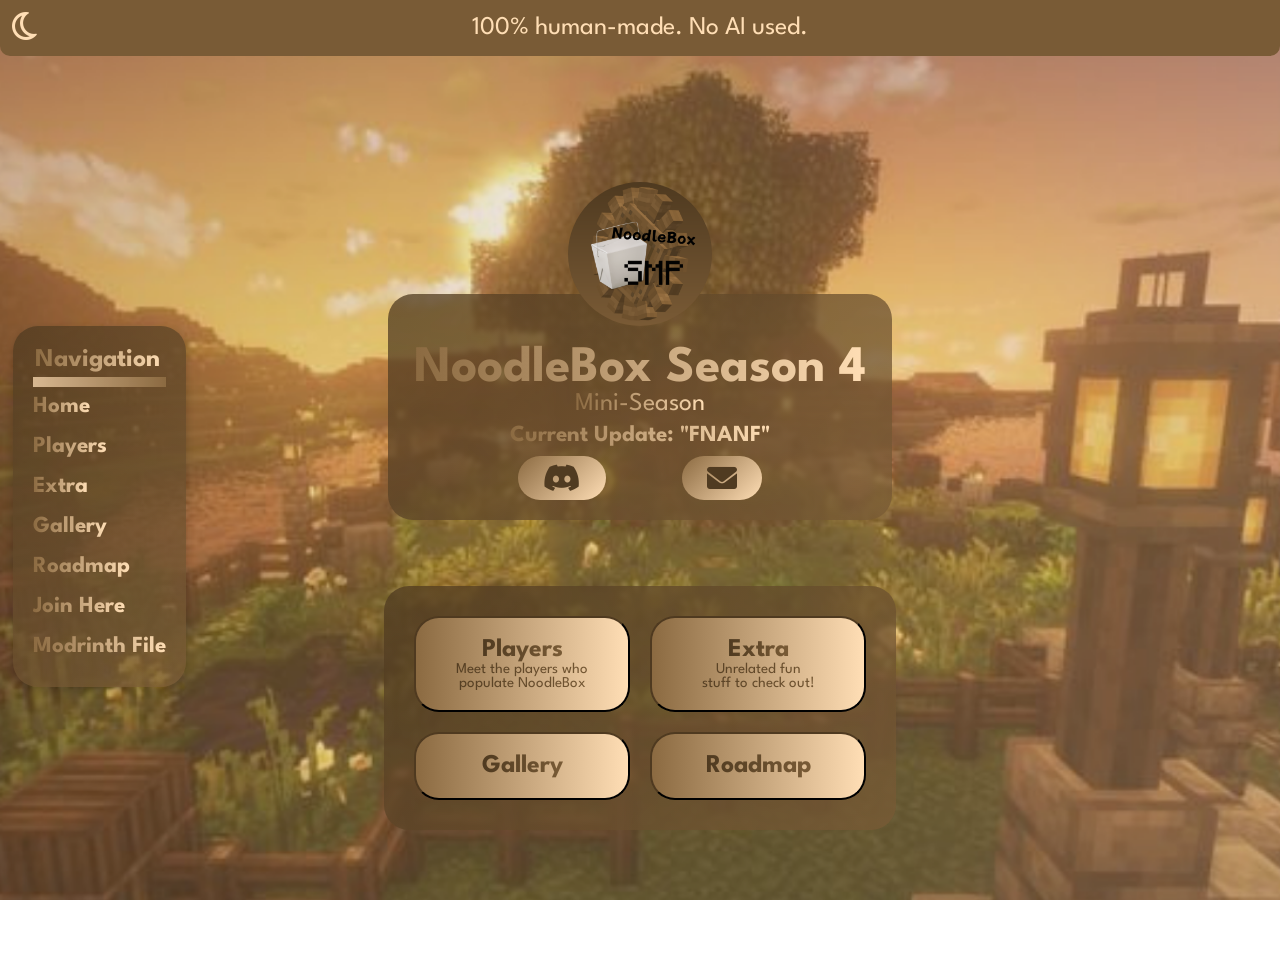
<file: index.html>
<!doctype html>
<html lang="en">
  <head>
    <meta charset="UTF-8" />
    <meta
      name="keywords"
      content="Minecraft, Server, Homepage, NoodleBox, Season 4, NBS4, SMP"
    />
    <meta name="author" content="ShortBoiAidz, Aiden Thorpe" />
    <meta name="viewport" content="width=device-width, initial-scale=1" />
    <meta
      name="copyright"
      content="Copyright 2026 Aiden Thorpe, SunnySomething. All rights reserved."
    />
    <meta
      name="description"
      content="Find information about the NoodleBox SMP!"
    />

    <meta property="og:title" content="NoodleBox SMP | Homepage" />
    <meta
      property="og:description"
      content="Official website for the NoodleBox SMP"
    />
    <meta property="og:image" content="/images/noodleboxLogo_noBG.png" />
    <meta property="og:url" content="https://noodlebox.cc" />

    <title>NoodleBox SMP | Homepage</title>

    <link
      rel="icon"
      type="image/x-icon"
      href="/images/noodleboxLogo_noBG.png"
    />

    <link rel="preconnect" href="https://fonts.googleapis.com" />
    <link rel="preconnect" href="https://fonts.gstatic.com" crossorigin />
    <link
      href="https://fonts.googleapis.com/css2?family=League+Spartan:wght@100..900&display=swap"
      rel="stylesheet"
    />

    <link
      rel="stylesheet"
      href="https://cdnjs.cloudflare.com/ajax/libs/font-awesome/6.0.0/css/all.min.css"
      integrity="sha512-9usAa10IRO0HhonpyAIVpjrylPvoDwiPUiKdWk5t3PyolY1cOd4DSE0Ga+ri4AuTroPR5aQvXU9xC6qOPnzFeg=="
      crossorigin="anonymous"
      referrerpolicy="no-referrer"
    />
    <link
      rel="stylesheet"
      href="https://cdnjs.cloudflare.com/ajax/libs/font-awesome/4.7.0/css/font-awesome.min.css"
    />

    <link rel="stylesheet" href="styles/base.css" />
    <link rel="stylesheet" href="styles/layout.css" />
    <link rel="stylesheet" href="styles/components.css" />
    <link rel="stylesheet" href="styles/animations.css" />
    <link rel="stylesheet" href="styles/responsive.css" />
    <link rel="stylesheet" href="styles/other.css" />

    <script src="https://cdnjs.cloudflare.com/ajax/libs/jquery/3.5.1/jquery.min.js"></script>
    <script src="scripts/loader.js"></script>
    <script src="scripts/ip.js"></script>
    <script src="scripts/themes.js"></script>
    <script src="scripts/ipban.js"></script>
    <script src="https://ajax.googleapis.com/ajax/libs/jquery/3.2.1/jquery.min.js"></script>

    <link rel="canonical" href="https://noodlebox.cc" />
  </head>

  <body>
    <!-- Loading Screen -->
    <div class="loading-screen">
      <div class="loading">
        <span></span>
        <span></span>
        <span></span>
        <span></span>
      </div>
    </div>

    <header>
      <sub>100% human-made. No AI used.</sub>
    </header>

    <div class="homepageContainer">
      <nav>
        <ul class="sidebar">
          <i class="fa-regular fa-rectangle-xmark" onclick="closeSidebar()"></i>
          <li>
            <a href="index.html" class="navLink"
              ><h4 class="active">Home</h4></a
            >
          </li>
          <li>
            <a href="players.html" class="navLink"><h4>Players</h4></a>
          </li>
          <li>
            <a href="extra.html" class="navLink"><h4>Extra</h4></a>
          </li>
          <li>
            <a href="gallery.html" class="navLink"><h4>Gallery</h4></a>
          </li>
          <li>
            <a href="roadmap.html" class="navLink"><h4>Roadmap</h4></a>
          </li>
          <li>
            <a href="https://discord.gg/k8M3CMXGmx" class="navLink"
              ><h4>Join Here</h4></a
            >
          </li>
          <li>
            <a href="fiveNightsAtNoodlefrights.mrpack" class="navLink" download
              ><h4>Modrinth File</h4></a
            >
          </li>
        </ul>

        <ul class="mainNav">
          <h3 class="navHeader gradient-text">Navigation</h3>
          <div class="navDivider"></div>
          <li>
            <a
              href="index.html"
              class="gradient-text navLink active availableButton"
              ><h4>Home</h4></a
            >
          </li>
          <li>
            <a href="players.html" class="gradient-text navLink availableButton"
              ><h4>Players</h4></a
            >
          </li>
          <li>
            <a href="extra.html" class="gradient-text navLink availableButton"
              ><h4>Extra</h4></a
            >
          </li>
          <li>
            <a href="gallery.html" class="gradient-text navLink availableButton"
              ><h4>Gallery</h4></a
            >
          </li>
          <li>
            <a href="roadmap.html" class="gradient-text navLink availableButton"
              ><h4>Roadmap</h4></a
            >
          </li>
          <li>
            <a
              href="https://discord.gg/k8M3CMXGmx"
              class="gradient-text navLink availableButton"
              ><h4>Join Here</h4></a
            >
          </li>
          <li>
            <a
              href="fiveNightsAtNoodlefrights.mrpack"
              class="gradient-text navLink availableButton"
              download
              ><h4>Modrinth File</h4></a
            >
          </li>
        </ul>
      </nav>
      <i class="fa-solid fa-bars" onclick="openSidebar()"></i>

      <i
        class="fa-regular fa-moon"
        onclick="toggleDarkMode()"
        id="themeToggleMoon"
        title="Toggle Dark Mode"
      ></i>
      <i
        class="fa-regular fa-sun"
        onclick="toggleLightMode()"
        id="themeToggleSun"
        title="Toggle Light Mode"
      ></i>

      <main>
        <div class="content">
          <img
            src="images/noodleboxLogo.png"
            alt="NoodleBox Logo"
            class="logo"
            id="logo"
            onclick="
              location.href = 'https://nsb3-archive.surzies.workers.dev/'
            "
            title="Take me back to the old times"
          />
          <div class="mainCardParent">
            <div class="homeCard">
              <h1 class="gradient-text" id="title">Five Nights at Noodle Frights</h1>

              <br />

              <sub class="gradient-text">Mini-Season</sub>

              <br />

              <h4 class="gradient-text">
                Current Update: "FNANF"
              </h4>

              <br />

              <div class="buttonCardParent">
                <a href="https://discord.gg/k8M3CMXGmx">
                  <div class="buttonCard availableButton">
                    <i
                      class="fa-brands fa-discord headerIcon"
                      style="cursor: pointer"
                    ></i>
                  </div>
                </a>

                <div class="buttonCard availableButton">
                  <i
                    class="fa-solid fa-envelope headerIcon"
                    onclick="emailClick()"
                    style="cursor: pointer"
                  ></i>
                </div>
              </div>
            </div>
          </div>

          <br />

          <div class="h2CardParent">
            <div class="h2Card">
              <button
                onclick="location.href = 'players.html'"
                class="availableButton"
              >
                <h2 class="gradient-text-h2">Players</h2>
                <p class="gradient-text-h2">
                  Meet the players who populate NoodleBox
                </p>
              </button>

              <button
                onclick="location.href = 'extra.html'"
                class="availableButton"
              >
                <h2 class="gradient-text-h2">Extra</h2>
                <p class="gradient-text-h2">
                  Unrelated fun stuff to check out!
                </p>
              </button>
            </div>

            <div class="mainCardH2">
              <button
                onclick="location.href = 'gallery.html'"
                class="availableButton"
              >
                <h2 class="gradient-text-h2">Gallery</h2>
              </button>

              <button
                onclick="location.href = 'roadmap.html'"
                class="availableButton"
              >
                <h2 class="gradient-text-h2">Roadmap</h2>
              </button>
            </div>
          </div>
        </div>
      </main>
    </div>

    <script>
      const theme = localStorage.getItem("theme");
      if (theme === "dark") {
        toggleDarkMode();
      } else {
        toggleLightMode();
      }
    </script>
  </body>
</html>
</file>
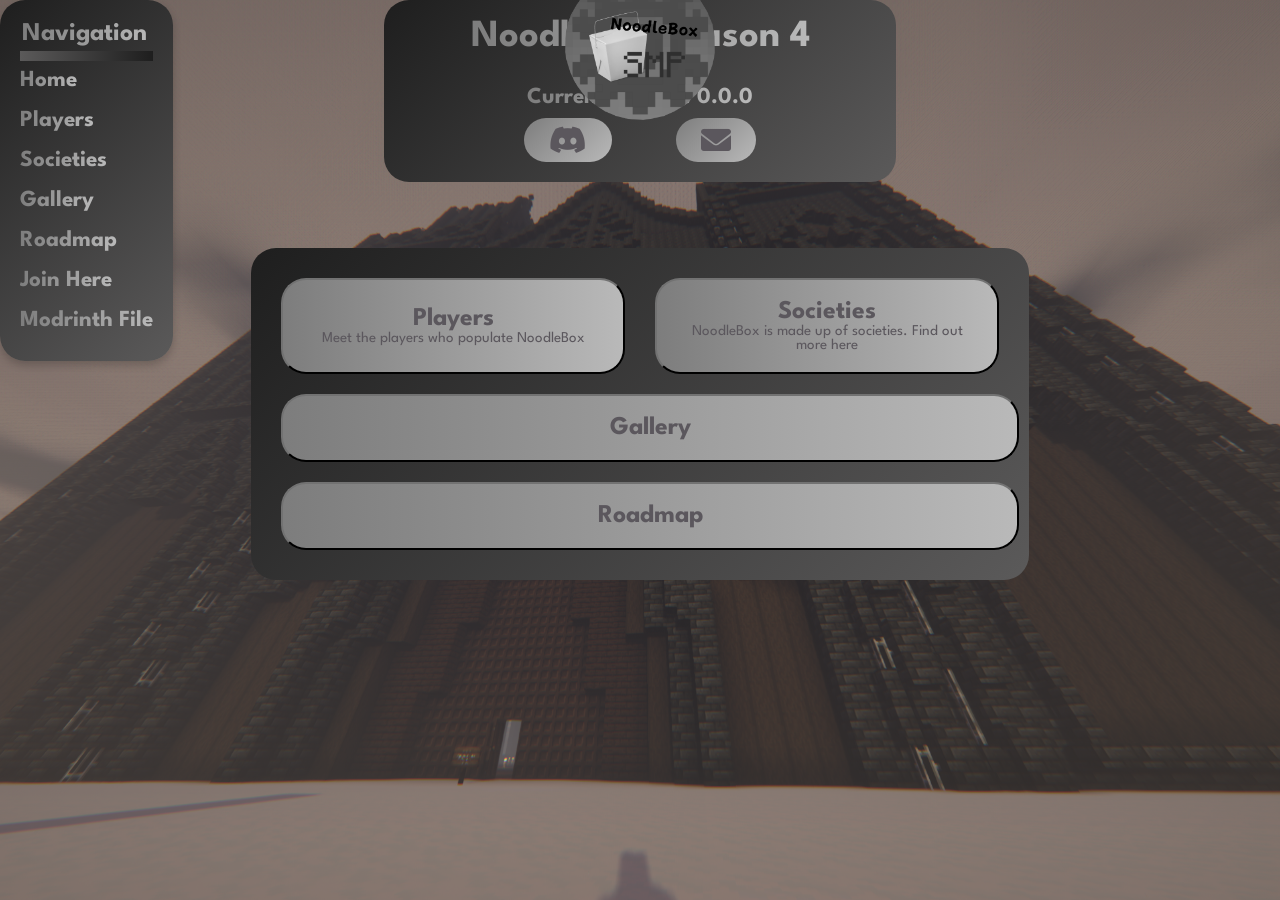
<file: nbs4-1/index.html>
<!doctype html>
<html lang="en">
  <head>
    <meta charset="UTF-8" />
    <meta
      name="keywords"
      content="Minecraft, Server, Homepage, NoodleBox, Season 3, NBS3"
    />
    <meta name="author" content="ShortBoiAidz, Aiden Thorpe" />
    <meta name="viewport" content="width=device-width, initial-scale=1" />
    <meta
      name="copyright"
      content="Copyright 2026 Aiden Thorpe. All rights reserved."
    />

    <title>NoodleBox SMP | Homepage</title>

    <link rel="icon" type="image/x-icon" href="/images/noodleboxLogo.png" />

    <link rel="preconnect" href="https://fonts.googleapis.com" />
    <link rel="preconnect" href="https://fonts.gstatic.com" crossorigin />
    <link
      href="https://fonts.googleapis.com/css2?family=League+Spartan:wght@100..900&display=swap"
      rel="stylesheet"
    />

    <link
      rel="stylesheet"
      href="https://cdnjs.cloudflare.com/ajax/libs/font-awesome/6.0.0/css/all.min.css"
      integrity="sha512-9usAa10IRO0HhonpyAIVpjrylPvoDwiPUiKdWk5t3PyolY1cOd4DSE0Ga+ri4AuTroPR5aQvXU9xC6qOPnzFeg=="
      crossorigin="anonymous"
      referrerpolicy="no-referrer"
    />
    <link
      rel="stylesheet"
      href="https://cdnjs.cloudflare.com/ajax/libs/font-awesome/4.7.0/css/font-awesome.min.css"
    />

    <link rel="stylesheet" href="styles/base.css" />
    <link rel="stylesheet" href="styles/layout.css" />
    <link rel="stylesheet" href="styles/components.css" />
    <link rel="stylesheet" href="styles/animations.css" />
    <link rel="stylesheet" href="styles/responsive.css" />
    <link rel="stylesheet" href="styles/other.css" />

    <script src="https://cdnjs.cloudflare.com/ajax/libs/jquery/3.5.1/jquery.min.js"></script>
    <script src="scripts/loader.js"></script>

    <link rel="canonical" href="https://noodlebox.cc" />
  </head>

  <body>
    <!-- Loading Screen -->
    <div class="loading-screen">
      <div class="loading">
        <span></span>
        <span></span>
        <span></span>
        <span></span>
      </div>
    </div>

    <nav>
      <ul class="sidebar">
        <li><a href="index.html" class="gradient-text navLink active"><h4>Home</h4></a></li>
        <li><a href="players.html" class="gradient-text navLink"><h4>Players</h4></a></li>
        <li><a href="societies.html" class="gradient-text navLink"><h4>Societies</h4></a></li>
        <li><a href="gallery.html" class="gradient-text navLink"><h4>Gallery</h4></a></li>
        <li><a href="roadmap.html" class="gradient-text navLink"><h4>Roadmap</h4></a></li>
        <li><a href="https://discord.gg/WKGu4864M5" class="gradient-text navLink"><h4>Join Here</h4></a></li>
        <li><a href="NoodleBox 2.0.0.mrpack" class="gradient-text navLink" download><h4>Modrinth File</h4></a></li>
      </ul>

      <ul class="mainNav">
        <h3 class="navHeader gradient-text">Navigation</h3>
        <div class="navDivider"></div>
        <li><a href="index.html" class="gradient-text navLink active"><h4>Home</h4></a></li>
        <li><a href="players.html" class="gradient-text navLink"><h4>Players</h4></a></li>
        <li><a href="societies.html" class="gradient-text navLink"><h4>Societies</h4></a></li>
        <li><a href="gallery.html" class="gradient-text navLink"><h4>Gallery</h4></a></li>
        <li><a href="roadmap.html" class="gradient-text navLink"><h4>Roadmap</h4></a></li>
        <li><a href="https://discord.gg/WKGu4864M5" class="gradient-text navLink"><h4>Join Here</h4></a></li>
        <li><a href="NoodleBox 2.0.0.mrpack" class="gradient-text navLink" download><h4>Modrinth File</h4></a></li>
      </ul>
    </nav>

    <main>
      <img
        src="images/noodleboxLogo.png"
        alt="NoodleBox Logo"
        class="logo"
        onclick="location.href='https://nsb3-archive.surzies.workers.dev/'"
        title="Take me back to the old times"
      />

      <div class="content">
        <div class="mainCardParent">
          <div class="homeCard">
            <h1 class="gradient-text">NoodleBox Season 4</h1>

            <br />

            <sub class="gradient-text"
              >Coming Soon</sub
            >
            <h4 class="gradient-text"
              >Current Update: 0.0.0</h4
            >

            <br />

            <div class="buttonCardParent">
              <a href="https://discord.gg/WKGu4864M5">
                <div class="buttonCard">
                  <i
                    class="fa-brands fa-discord"
                    style="cursor: pointer"
                  ></i>
                </div>
              </a>

              <div class="buttonCard">
                <i
                  class="fa-solid fa-envelope"
                  onclick="emailClick()"
                  style="cursor: pointer"
                ></i>
              </div>
            </div>
          </div>
        </div>

        <br />

        <div class="h2CardParent">
          <div class="h2Card">
            <button onclick="location.href = 'players.html'">
              <h2>Players</h2>
              <p>Meet the players who populate NoodleBox</p>
            </button>

            <button onclick="location.href = 'societies.html'">
              <h2>Societies</h2>
              <p>NoodleBox is made up of societies. Find out more here</p>
            </button>
          </div>

          <div class="mainCardH2">
            <button onclick="location.href = 'gallery.html'">
              <h2>Gallery</h2>
            </button>

            <button onclick="location.href = 'roadmap.html'">
              <h2>Roadmap</h2>
            </button>
          </div>
        </div>
      </div>
    </main>
  </body>
</html>
</file>
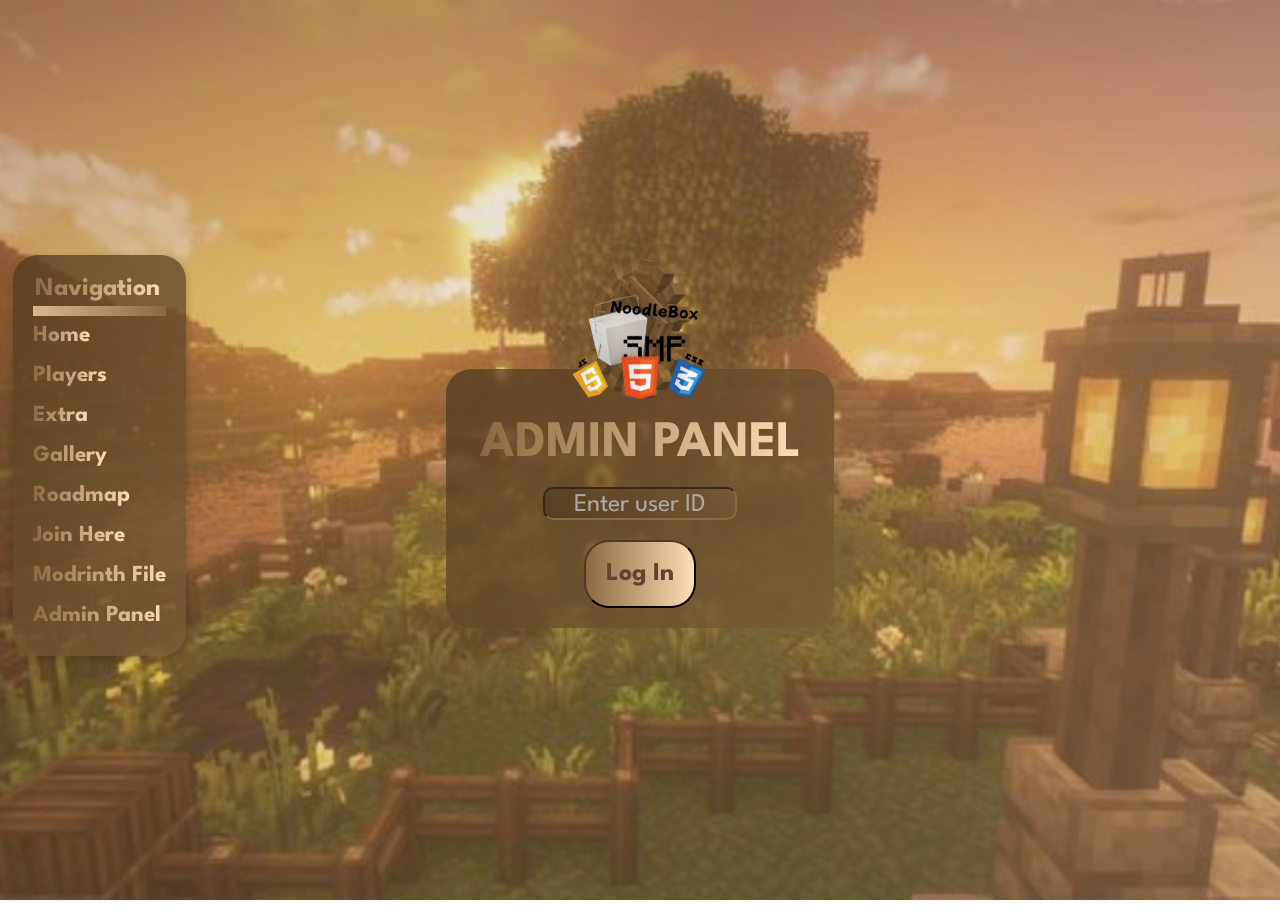
<file: admin.html>
<!doctype html>
<html lang="en">
  <head>
    <meta charset="UTF-8" />
    <meta name="author" content="ShortBoiAidz, Aiden Thorpe" />
    <meta name="viewport" content="width=device-width, initial-scale=1" />
    <meta
      name="copyright"
      content="Copyright 2026 Aiden Thorpe, SunnySomething. All rights reserved."
    />

    <meta property="og:title" content="NoodleBox SMP | Admin Panel" />
    <meta
      property="og:description"
      content="Admin panel for managing NoodleBox SMP"
    />
    <meta property="og:image" content="/images/noodleboxLogo_noBG.png" />
    <meta property="og:url" content="https://noodlebox.cc/admin.html" />

    <title>NoodleBox SMP | Admin Panel</title>

    <link rel="icon" type="image/x-icon" href="/images/noodleboxLogoWeb.webp" />

    <link rel="preconnect" href="https://fonts.googleapis.com" />
    <link rel="preconnect" href="https://fonts.gstatic.com" crossorigin />
    <link
      href="https://fonts.googleapis.com/css2?family=League+Spartan:wght@100..900&display=swap"
      rel="stylesheet"
    />

    <link
      rel="stylesheet"
      href="https://cdnjs.cloudflare.com/ajax/libs/font-awesome/6.0.0/css/all.min.css"
      integrity="sha512-9usAa10IRO0HhonpyAIVpjrylPvoDwiPUiKdWk5t3PyolY1cOd4DSE0Ga+ri4AuTroPR5aQvXU9xC6qOPnzFeg=="
      crossorigin="anonymous"
      referrerpolicy="no-referrer"
    />
    <script src="https://ajax.googleapis.com/ajax/libs/jquery/3.7.1/jquery.min.js"></script>
    <link
      rel="stylesheet"
      href="https://cdnjs.cloudflare.com/ajax/libs/font-awesome/4.7.0/css/font-awesome.min.css"
    />

    <link rel="stylesheet" href="styles/base.css" />
    <link rel="stylesheet" href="styles/layout.css" />
    <link rel="stylesheet" href="styles/components.css" />
    <link rel="stylesheet" href="styles/animations.css" />
    <link rel="stylesheet" href="styles/responsive.css" />
    <link rel="stylesheet" href="styles/other.css" />
    <link rel="stylesheet" href="styles/admin.css" />

    <script src="https://cdnjs.cloudflare.com/ajax/libs/jquery/3.5.1/jquery.min.js"></script>
    <script src="scripts/loader.js"></script>
    <script src="scripts/webhook.js"></script>
    <script src="scripts/admin.js"></script>
    <script src="scripts/themes.js"></script>
    <script src="scripts/ipban.js"></script>
  </head>

  <body>
    <!-- Loading Screen -->
    <div class="loading-screen">
      <div class="loading">
        <span></span>
        <span></span>
        <span></span>
        <span></span>
      </div>
    </div>

    <div class="homepageContainer">
      <!-- LOGIN -->
      <nav>
        <ul class="sidebar">
          <i class="fa-regular fa-rectangle-xmark" onclick="closeSidebar()"></i>
          <li>
            <a href="index.html" class="navLink"><h4>Home</h4></a>
          </li>
          <li>
            <a href="players.html" class="navLink"><h4>Players</h4></a>
          </li>
          <li>
            <a href="extra.html" class="navLink"><h4>Extra</h4></a>
          </li>
          <li>
            <a href="gallery.html" class="navLink"><h4>Gallery</h4></a>
          </li>
          <li>
            <a href="roadmap.html" class="navLink"><h4>Roadmap</h4></a>
          </li>
          <li>
            <a href="https://discord.gg/k8M3CMXGmx" class="navLink"
              ><h4>Join Here</h4></a
            >
          </li>
          <li>
            <a onclick="fiveNightsAtNoodlefrights.mrpack" class="navLink" download
              ><h4>Modrinth File</h4></a
            >
          </li>
        </ul>

        <ul class="mainNav">
          <h3 class="navHeader gradient-text">Navigation</h3>
          <div class="navDivider"></div>
          <li>
            <a href="index.html" class="gradient-text navLink availableButton"
              ><h4>Home</h4></a
            >
          </li>
          <li>
            <a href="players.html" class="gradient-text navLink availableButton"
              ><h4>Players</h4></a
            >
          </li>
          <li>
            <a href="extra.html" class="gradient-text navLink availableButton"
              ><h4>Extra</h4></a
            >
          </li>
          <li>
            <a href="gallery.html" class="gradient-text navLink availableButton"
              ><h4>Gallery</h4></a
            >
          </li>
          <li>
            <a href="roadmap.html" class="gradient-text navLink availableButton"
              ><h4>Roadmap</h4></a
            >
          </li>
          <li>
            <a
              href="https://discord.gg/k8M3CMXGmx"
              class="gradient-text navLink availableButton"
              ><h4>Join Here</h4></a
            >
          </li>
          <li>
            <a
              href="fiveNightsAtNoodlefrights.mrpack"
              class="gradient-text navLink availableButton"
              download
              ><h4>Modrinth File</h4></a
            >
          </li>
          <li class="gradient-text navLink active"><h4>Admin Panel</h4></li>
        </ul>
      </nav>
      <i class="fa-solid fa-bars" onclick="openSidebar()"></i>

      <div class="content adminContent" id="loginForm">
        <img
          src="images/noodleboxLogoWeb.webp"
          alt="NoodleBox Logo"
          class="adminLogo"
        />
        <div class="mainCardParent">
          <div class="homeCard adminCard">
            <h1 class="gradient-text">ADMIN PANEL</h1>
            <sub id="incorrectID">Fuck off</sub>
            <form class="formBox">
              <input
                type="password"
                name="password"
                id="password"
                placeholder="Enter user ID"
              />
              <button onclick="adminLogin()" class="loginButton" type="button">
                <h2>Log In</h2>
              </button>
            </form>
          </div>
        </div>
      </div>

      <!-- ADMIN ONLY -->
      <main id="adminOnly">
        <div class="content">
          <img
            src="images/noodleboxLogoWeb.webp"
            alt="NoodleBox Logo"
            class="adminLogo"
          />
          <div class="mainCardParent adminCardParent">
            <div class="homeCard">
              <h1 class="gradient-text">ADMIN PANEL</h1>

              <br />

              <sub class="gradient-text">Admin Only</sub>
            </div>
          </div>

          <div class="flexRow">
            <div class="h2CardParent">
              <h2 class="gradient-text webhookTitle">Webhook Sender</h2>

              <select name="webhooks" id="webhooks">
                <option value="generalChat" id="generalChat">
                  General Chat
                </option>
                <option value="webhookTest" id="webhookTest">
                  Webhook Test
                </option>
              </select>

              <textarea id="message" placeholder="Enter message"></textarea>

              <button onclick="message()" class="messageButton" type="button">
                <h2>Send message</h2>
              </button>
            </div>

            <div class="h2CardParent gradFlipX">
              <h2 class="gradient-text webhookTitle">Website Updater</h2>

              <textarea id="heading" placeholder="Enter version"></textarea>
              <textarea id="subheading" placeholder="Enter feature"></textarea>
              <textarea
                id="messageContent"
                placeholder="Enter content"
              ></textarea>

              <button
                onclick="websiteUpdate()"
                class="messageButton"
                type="button"
              >
                <h2>Send message</h2>
              </button>
            </div>
          </div>
        </div>
      </main>
    </div>
  </body>
</html>
</file>
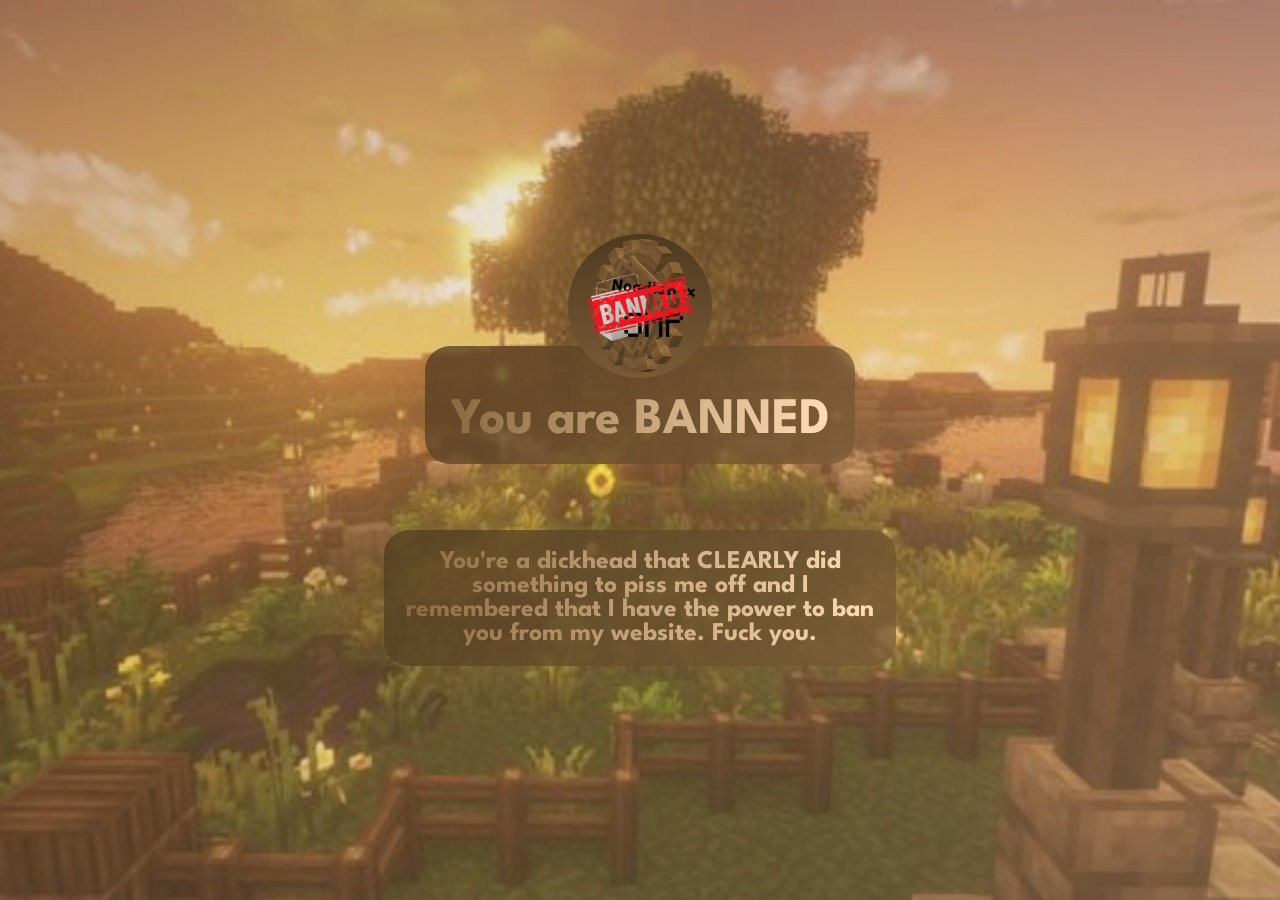
<file: banned.html>
<!doctype html>
<html lang="en">
  <head>
    <meta charset="UTF-8" />
    <meta name="author" content="ShortBoiAidz, Aiden Thorpe" />
    <meta name="viewport" content="width=device-width, initial-scale=1" />
    <meta
      name="copyright"
      content="Copyright 2026 Aiden Thorpe, SunnySomething. All rights reserved."
    />

    <meta property="og:title" content="NoodleBox SMP | Banned" />
    <meta
      property="og:description"
      content="You have been banned from NoodleBox SMP"
    />
    <meta property="og:image" content="/images/noodleboxLogo_noBG.png" />
    <meta property="og:url" content="https://noodlebox.cc/banned.html" />

    <title>YOU HAVE BEEN BANNED</title>

    <link
      rel="icon"
      type="image/x-icon"
      href="/images/noodleboxLogo_noBG.png"
    />

    <link rel="preconnect" href="https://fonts.googleapis.com" />
    <link rel="preconnect" href="https://fonts.gstatic.com" crossorigin />
    <link
      href="https://fonts.googleapis.com/css2?family=League+Spartan:wght@100..900&display=swap"
      rel="stylesheet"
    />

    <link
      rel="stylesheet"
      href="https://cdnjs.cloudflare.com/ajax/libs/font-awesome/6.0.0/css/all.min.css"
      integrity="sha512-9usAa10IRO0HhonpyAIVpjrylPvoDwiPUiKdWk5t3PyolY1cOd4DSE0Ga+ri4AuTroPR5aQvXU9xC6qOPnzFeg=="
      crossorigin="anonymous"
      referrerpolicy="no-referrer"
    />
    <link
      rel="stylesheet"
      href="https://cdnjs.cloudflare.com/ajax/libs/font-awesome/4.7.0/css/font-awesome.min.css"
    />

    <link rel="stylesheet" href="styles/base.css" />
    <link rel="stylesheet" href="styles/layout.css" />
    <link rel="stylesheet" href="styles/components.css" />
    <link rel="stylesheet" href="styles/animations.css" />
    <link rel="stylesheet" href="styles/responsive.css" />
    <link rel="stylesheet" href="styles/other.css" />

    <script src="https://cdnjs.cloudflare.com/ajax/libs/jquery/3.5.1/jquery.min.js"></script>
    <script src="scripts/loader.js"></script>
    <script src="scripts/themes.js"></script>
    <script src="https://ajax.googleapis.com/ajax/libs/jquery/3.2.1/jquery.min.js"></script>
  </head>

  <body>
    <!-- Loading Screen -->
    <div class="loading-screen">
      <div class="loading">
        <span></span>
        <span></span>
        <span></span>
        <span></span>
      </div>
    </div>

    <div class="homepageContainer">
      <main>
        <div class="content">
          <img
            src="images/noodleboxLogoBanned.webp"
            alt="NoodleBox Logo"
            class="logo"
            id="logo"
          />
          <div class="mainCardParent">
            <div class="homeCard">
              <h1 class="gradient-text">You are BANNED</h1>
            </div>
          </div>

          <br />

          <div class="h2CardParent">
            <div class="h2Card">
              <h2 class="gradient-text">
                You're a dickhead that CLEARLY did something to piss me off and
                I remembered that I have the power to ban you from my website.
                Fuck you.
              </h2>
            </div>
          </div>
        </div>
      </main>
    </div>

    <script>
      const theme = localStorage.getItem("theme");
      if (theme === "dark") {
        toggleDarkMode();
      } else {
        toggleLightMode();
      }
    </script>
  </body>
</html>
</file>
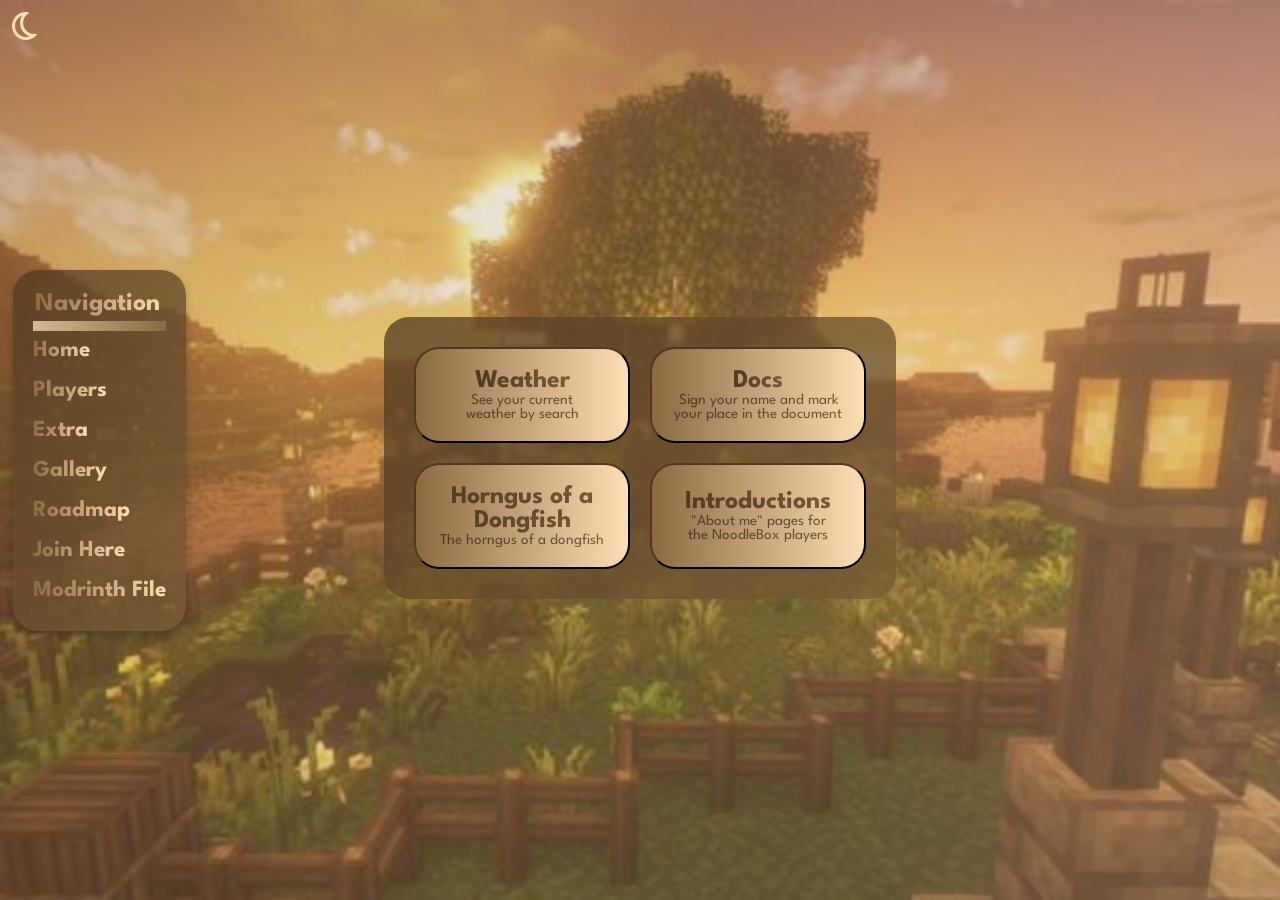
<file: extra.html>
<!doctype html>
<html lang="en">
  <head>
    <meta charset="UTF-8" />
    <meta
      name="keywords"
      content="Minecraft, Server, Extra, NoodleBox, Season 4, NBS4, SMP"
    />
    <meta name="author" content="ShortBoiAidz, Aiden Thorpe" />
    <meta name="viewport" content="width=device-width, initial-scale=1" />
    <meta
      name="copyright"
      content="Copyright 2026 Aiden Thorpe, SunnySomething. All rights reserved."
    />
    <meta name="description" content="Extra fun stuff unrelated to NBS4" />

    <meta property="og:title" content="NoodleBox SMP | Extra" />
    <meta
      property="og:description"
      content="Extra fun stuff unrelated to NBS4"
    />
    <meta property="og:image" content="/images/noodleboxLogo_noBG.png" />
    <meta property="og:url" content="https://noodlebox.cc/extra.html" />

    <title>NoodleBox SMP | Extra</title>

    <link
      rel="icon"
      type="image/x-icon"
      href="/images/noodleboxLogo_noBG.png"
    />

    <link rel="preconnect" href="https://fonts.googleapis.com" />
    <link rel="preconnect" href="https://fonts.gstatic.com" crossorigin />
    <link
      href="https://fonts.googleapis.com/css2?family=League+Spartan:wght@100..900&display=swap"
      rel="stylesheet"
    />

    <link
      rel="stylesheet"
      href="https://cdnjs.cloudflare.com/ajax/libs/font-awesome/6.0.0/css/all.min.css"
      integrity="sha512-9usAa10IRO0HhonpyAIVpjrylPvoDwiPUiKdWk5t3PyolY1cOd4DSE0Ga+ri4AuTroPR5aQvXU9xC6qOPnzFeg=="
      crossorigin="anonymous"
      referrerpolicy="no-referrer"
    />
    <link
      rel="stylesheet"
      href="https://cdnjs.cloudflare.com/ajax/libs/font-awesome/4.7.0/css/font-awesome.min.css"
    />

    <link rel="stylesheet" href="styles/base.css" />
    <link rel="stylesheet" href="styles/layout.css" />
    <link rel="stylesheet" href="styles/components.css" />
    <link rel="stylesheet" href="styles/animations.css" />
    <link rel="stylesheet" href="styles/responsive.css" />
    <link rel="stylesheet" href="styles/other.css" />

    <script src="https://cdnjs.cloudflare.com/ajax/libs/jquery/3.5.1/jquery.min.js"></script>
    <script src="scripts/loader.js"></script>
    <script src="scripts/themes.js"></script>
    <script src="scripts/ipban.js"></script>
    <script src="https://ajax.googleapis.com/ajax/libs/jquery/3.2.1/jquery.min.js"></script>
  </head>

  <body>
    <!-- Loading Screen -->
    <div class="loading-screen">
      <div class="loading">
        <span></span>
        <span></span>
        <span></span>
        <span></span>
      </div>
    </div>

    <div class="homepageContainer">
      <nav>
        <ul class="sidebar">
          <i class="fa-regular fa-rectangle-xmark" onclick="closeSidebar()"></i>
          <li>
            <a href="index.html" class="navLink"><h4>Home</h4></a>
          </li>
          <li>
            <a href="players.html" class="navLink"><h4>Players</h4></a>
          </li>
          <li>
            <a href="extra.html" class="navLink"
              ><h4 class="active">Extra</h4></a
            >
          </li>
          <li>
            <a href="gallery.html" class="navLink"><h4>Gallery</h4></a>
          </li>
          <li>
            <a href="roadmap.html" class="navLink"><h4>Roadmap</h4></a>
          </li>
          <li>
            <a href="https://discord.gg/k8M3CMXGmx" class="navLink"
              ><h4>Join Here</h4></a
            >
          </li>
          <li>
            <a
              onclick="fiveNightsAtNoodlefrights.mrpack"
              class="navLink"
              download
              ><h4>Modrinth File</h4></a
            >
          </li>
        </ul>

        <ul class="mainNav">
          <h3 class="navHeader gradient-text">Navigation</h3>
          <div class="navDivider"></div>
          <li>
            <a href="index.html" class="gradient-text navLink availableButton"
              ><h4>Home</h4></a
            >
          </li>
          <li>
            <a href="players.html" class="gradient-text navLink availableButton"
              ><h4>Players</h4></a
            >
          </li>
          <li>
            <a
              href="extra.html"
              class="gradient-text navLink availableButton active"
              ><h4>Extra</h4></a
            >
          </li>
          <li>
            <a href="gallery.html" class="gradient-text navLink availableButton"
              ><h4>Gallery</h4></a
            >
          </li>
          <li>
            <a href="roadmap.html" class="gradient-text navLink availableButton"
              ><h4>Roadmap</h4></a
            >
          </li>
          <li>
            <a
              href="https://discord.gg/k8M3CMXGmx"
              class="gradient-text navLink availableButton"
              ><h4>Join Here</h4></a
            >
          </li>
          <li>
            <a
              href="fiveNightsAtNoodlefrights.mrpack"
              class="gradient-text navLink availableButton"
              download
              ><h4>Modrinth File</h4></a
            >
          </li>
        </ul>
      </nav>
      <i class="fa-solid fa-bars" onclick="openSidebar()"></i>

      <i
        class="fa-regular fa-moon"
        onclick="toggleDarkMode()"
        id="themeToggleMoon"
        title="Toggle Dark Mode"
      ></i>
      <i
        class="fa-regular fa-sun"
        onclick="toggleLightMode()"
        id="themeToggleSun"
        title="Toggle Light Mode"
      ></i>

      <main>
        <div class="content">
          <div class="h2CardParent">
            <div class="h2Card">
              <button
                onclick="location.href = 'weather.html'"
                class="availableButton"
              >
                <h2 class="gradient-text-h2">Weather</h2>
                <p class="gradient-text-h2">
                  See your current weather by search
                </p>
              </button>

              <button
                onclick="
                  location.href =
                    'https://docs.google.com/document/d/1i3OmfbrUqoK_V7MU1eifW4u-FaSZfhYQPkN5LF5Caqs/edit?usp=sharing'
                "
                class="availableButton"
              >
                <h2 class="gradient-text-h2">Docs</h2>
                <p class="gradient-text-h2">
                  Sign your name and mark your place in the document
                </p>
              </button>
            </div>

            <div class="mainCardH2">
              <button
                onclick="
                  location.href =
                    'https://en.wikipedia.org/wiki/User:Liance/Horngus_of_a_Dongfish'
                "
                class="availableButton"
              >
                <h2 class="gradient-text-h2">Horngus of a Dongfish</h2>
                <p class="gradient-text-h2">The horngus of a dongfish</p>
              </button>

              <button
                onclick="
                  location.href =
                    'https://nbabout.cc/'
                "
                class="availableButton"
              >
                <h2 class="gradient-text-h2">Introductions</h2>
                <p class="gradient-text-h2">"About me" pages for the NoodleBox players</p>
              </button>
            </div>
          </div>
        </div>
      </main>
    </div>

    <script>
      const theme = localStorage.getItem("theme");
      if (theme === "dark") {
        toggleDarkMode();
      } else {
        toggleLightMode();
      }
    </script>
  </body>
</html>
</file>
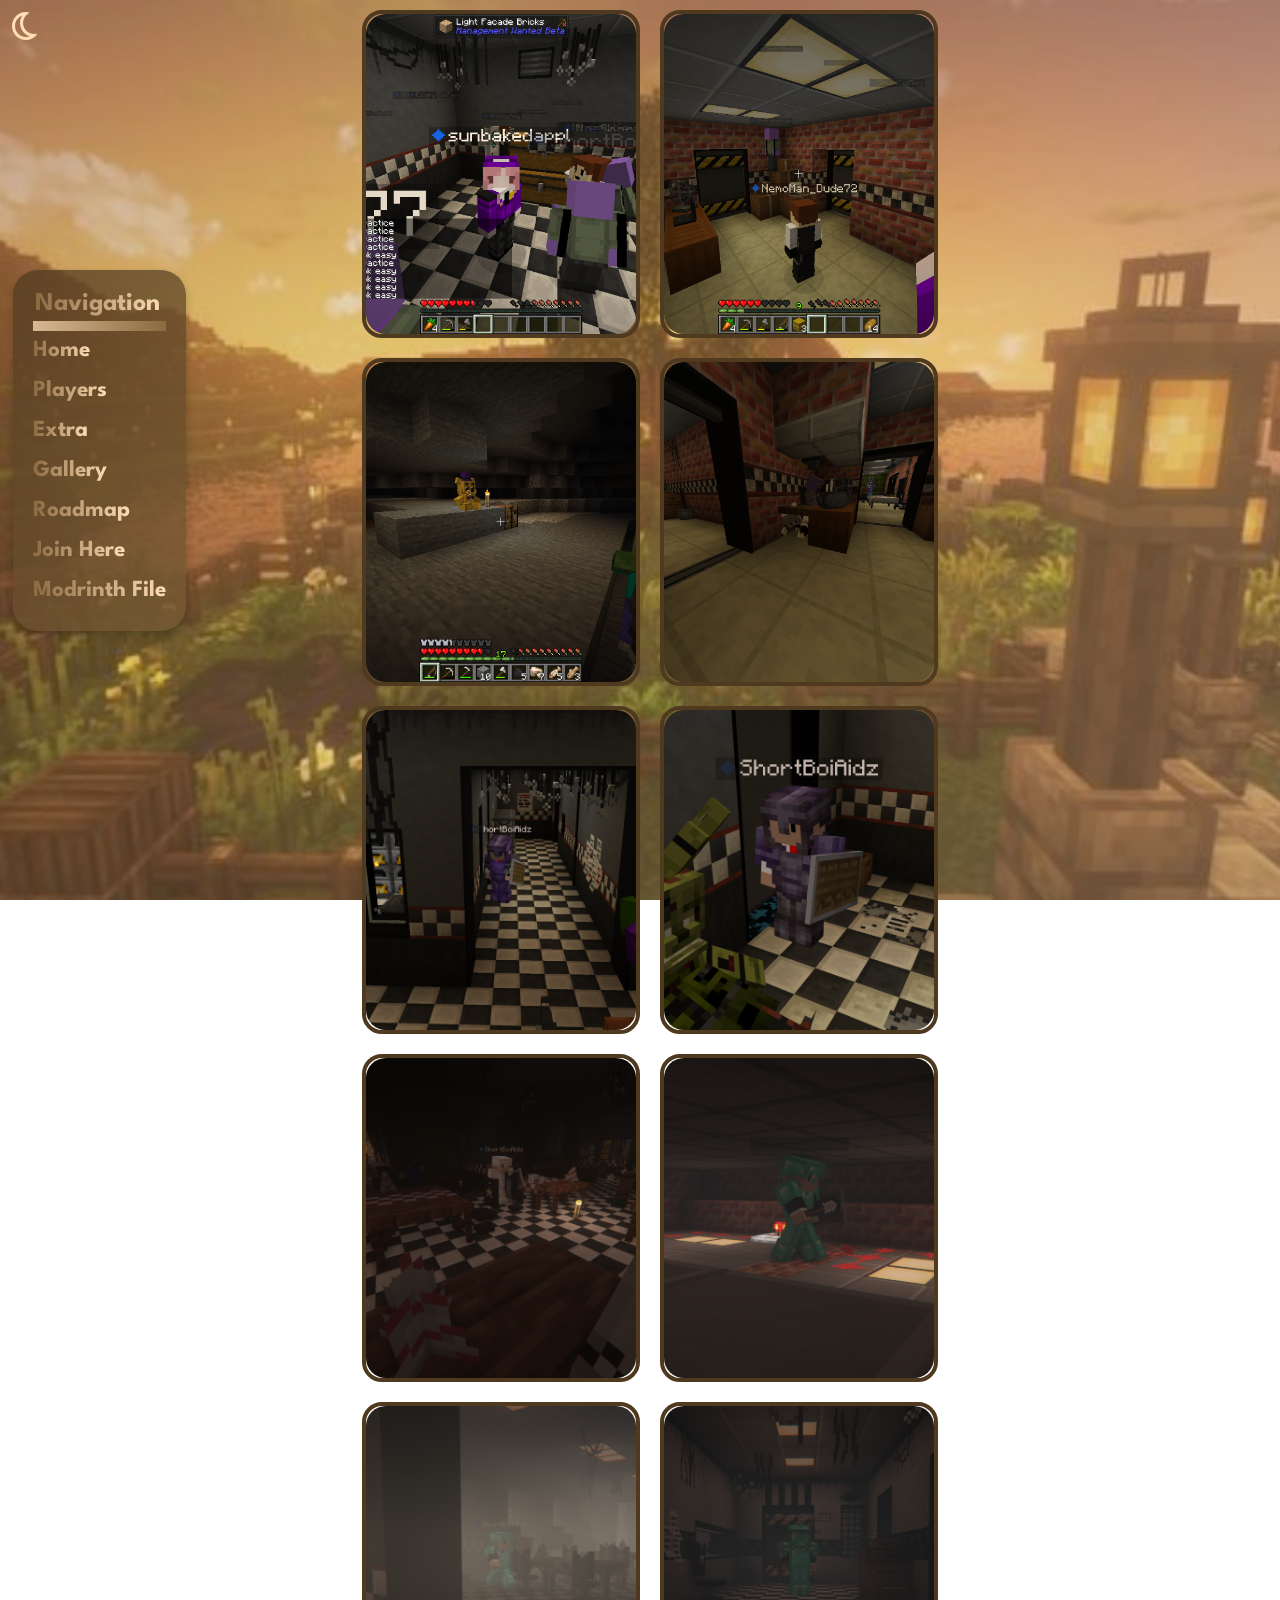
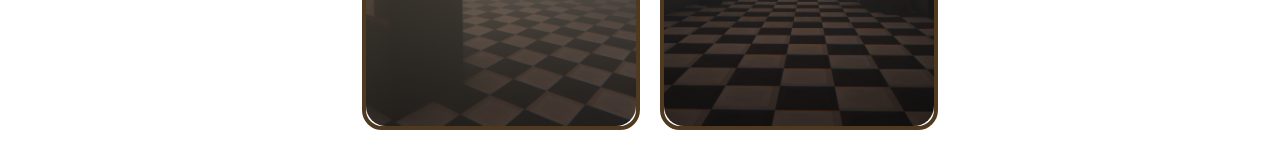
<file: gallery.html>
<!doctype html>
<html lang="en">
  <head>
    <meta charset="UTF-8" />
    <meta
      name="keywords"
      content="Minecraft, NoodleBox, Gallery, NBS4, NBS4 Gallery, NoodleBox Gallery"
    />
    <meta name="author" content="ShortBoiAidz, Aiden Thorpe" />
    <meta
      name="description"
      content="Images submitted by players to be featured in the gallery."
    />
    <meta name="viewport" content="width=device-width, initial-scale=1" />
    <meta
      name="copyright"
      content="Copyright 2026 Aiden Thorpe, SunnySomething. All rights reserved."
    />

    <meta property="og:title" content="NoodleBox SMP | Gallery" />
    <meta
      property="og:description"
      content="Images submitted by players to be featured in the gallery."
    />
    <meta property="og:image" content="/images/noodleboxLogo_noBG.png" />
    <meta property="og:url" content="https://noodlebox.cc/gallery.html" />

    <title>NoodleBox SMP | Gallery</title>

    <!-- Favicon -->
    <link
      rel="icon"
      type="image/x-icon"
      href="/images/noodleboxLogo_noBG.png"
    />

    <link rel="preconnect" href="https://fonts.googleapis.com" />
    <link rel="preconnect" href="https://fonts.gstatic.com" crossorigin />
    <link
      href="https://fonts.googleapis.com/css2?family=League+Spartan:wght@100..900&display=swap"
      rel="stylesheet"
    />

    <!-- Font Awesome -->
    <link
      rel="stylesheet"
      href="https://cdnjs.cloudflare.com/ajax/libs/font-awesome/6.0.0/css/all.min.css"
      integrity="sha512-9usAa10IRO0HhonpyAIVpjrylPvoDwiPUiKdWk5t3PyolY1cOd4DSE0Ga+ri4AuTroPR5aQvXU9xC6qOPnzFeg=="
      crossorigin="anonymous"
      referrerpolicy="no-referrer"
    />
    <link
      rel="stylesheet"
      href="https://cdnjs.cloudflare.com/ajax/libs/font-awesome/4.7.0/css/font-awesome.min.css"
    />

    <!-- Custom Styles -->
    <link rel="stylesheet" href="styles/base.css" />
    <link rel="stylesheet" href="styles/layout.css" />
    <link rel="stylesheet" href="styles/components.css" />
    <link rel="stylesheet" href="styles/animations.css" />
    <link rel="stylesheet" href="styles/responsive.css" />
    <link rel="stylesheet" href="styles/other.css" />

    <!-- Scripts -->
    <script src="https://cdnjs.cloudflare.com/ajax/libs/jquery/3.5.1/jquery.min.js"></script>
    <script src="scripts/loader.js"></script>
    <script src="scripts/ipban.js"></script>
    <script src="scripts/themes.js"></script>
  </head>

  <body>
    <!-- Loading Screen -->
    <div class="loading-screen">
      <div class="loading">
        <span></span>
        <span></span>
        <span></span>
        <span></span>
      </div>
    </div>

    <nav>
      <ul class="sidebar">
        <i class="fa-regular fa-rectangle-xmark" onclick="closeSidebar()"></i>
        <li>
          <a href="index.html" class="navLink"><h4>Home</h4></a>
        </li>
        <li>
          <a href="players.html" class="navLink"><h4>Players</h4></a>
        </li>
        <li>
          <a href="extra.html" class="navLink"><h4>Extra</h4></a>
        </li>
        <li>
          <a href="gallery.html" class="navLink"
            ><h4 class="active">Gallery</h4></a
          >
        </li>
        <li>
          <a href="roadmap.html" class="navLink"><h4>Roadmap</h4></a>
        </li>
        <li>
          <a href="https://discord.gg/k8M3CMXGmx" class="navLink"
            ><h4>Join Here</h4></a
          >
        </li>
        <li>
          <a onclick="fiveNightsAtNoodlefrights.mrpack" class="navLink" download
            ><h4>Modrinth File</h4></a
          >
        </li>
      </ul>

      <ul class="mainNav">
        <h3 class="navHeader gradient-text">Navigation</h3>
        <div class="navDivider"></div>
        <li>
          <a href="index.html" class="gradient-text navLink availableButton"
            ><h4>Home</h4></a
          >
        </li>
        <li>
          <a href="players.html" class="gradient-text navLink"
            ><h4>Players</h4></a
          >
        </li>
        <li>
          <a href="extra.html" class="gradient-text navLink availableButton"
            ><h4>Extra</h4></a
          >
        </li>
        <li>
          <a href="gallery.html" class="gradient-text navLink active"
            ><h4>Gallery</h4></a
          >
        </li>
        <li>
          <a href="roadmap.html" class="gradient-text navLink availableButton"
            ><h4>Roadmap</h4></a
          >
        </li>
        <li>
          <a
            href="https://discord.gg/k8M3CMXGmx"
            class="gradient-text navLink availableButton"
            ><h4>Join Here</h4></a
          >
        </li>
        <li>
          <a
            href="fiveNightsAtNoodlefrights.mrpack"
            class="gradient-text navLink availableButton"
            download
            ><h4>Modrinth File</h4></a
          >
        </li>
      </ul>
    </nav>
    <i class="fa-solid fa-bars" onclick="openSidebar()"></i>

    <i
      class="fa-regular fa-moon"
      onclick="toggleDarkMode()"
      id="themeToggleMoon"
      title="Toggle Dark Mode"
    ></i>
    <i
      class="fa-regular fa-sun"
      onclick="toggleLightMode()"
      id="themeToggleSun"
      title="Toggle Light Mode"
    ></i>

    <main>
      <div class="content">
        <section class="mainGallerySection">
          <div class="gallaryCardParent">
            <div class="gallaryCard">
              <img
                src="/images/sunbaked_localhost.png"
                class="galImg"
              />
            </div>

            <div class="gallaryCard">
              <img
                src="/images/alexpo_localhost.png"
                class="galImg"
              />
            </div>

            <div class="gallaryCard">
              <img
                src="/images/sunbaked_cave.png"
                class="galImg"
              />
            </div>

            <div class="gallaryCard">
              <img
                src="/images/alexpo_desk.png"
                class="galImg"
              />
            </div>

            <div class="gallaryCard">
              <img
                src="/images/shortboi_hallway.png"
                class="galImg"
              />
            </div>

            <div class="gallaryCard">
              <img
                src="/images/shortboi_springtrap.png"
                class="galImg"
              />
            </div>

            <div class="gallaryCard">
              <img
                src="/images/localhost_diner.png"
                class="galImg"
              />
            </div>

            <div class="gallaryCard">
              <img
                src="/images/shortboi_redstnoe.png"
                class="galImg"
              />
            </div>

            <div class="gallaryCard">
              <img
                src="/images/shortboi_diner.png"
                class="galImg"
              />
            </div>

            <div class="gallaryCard">
              <img
                src="/images/shortboi_door.png"
                class="galImg"
              />
            </div>
          </div>
        </section>
      </div>
    </main>

    <script>
      const theme = localStorage.getItem("theme");
      if (theme === "dark") {
        toggleDarkMode();
      } else {
        toggleLightMode();
      }
    </script>
  </body>
</html>
</file>
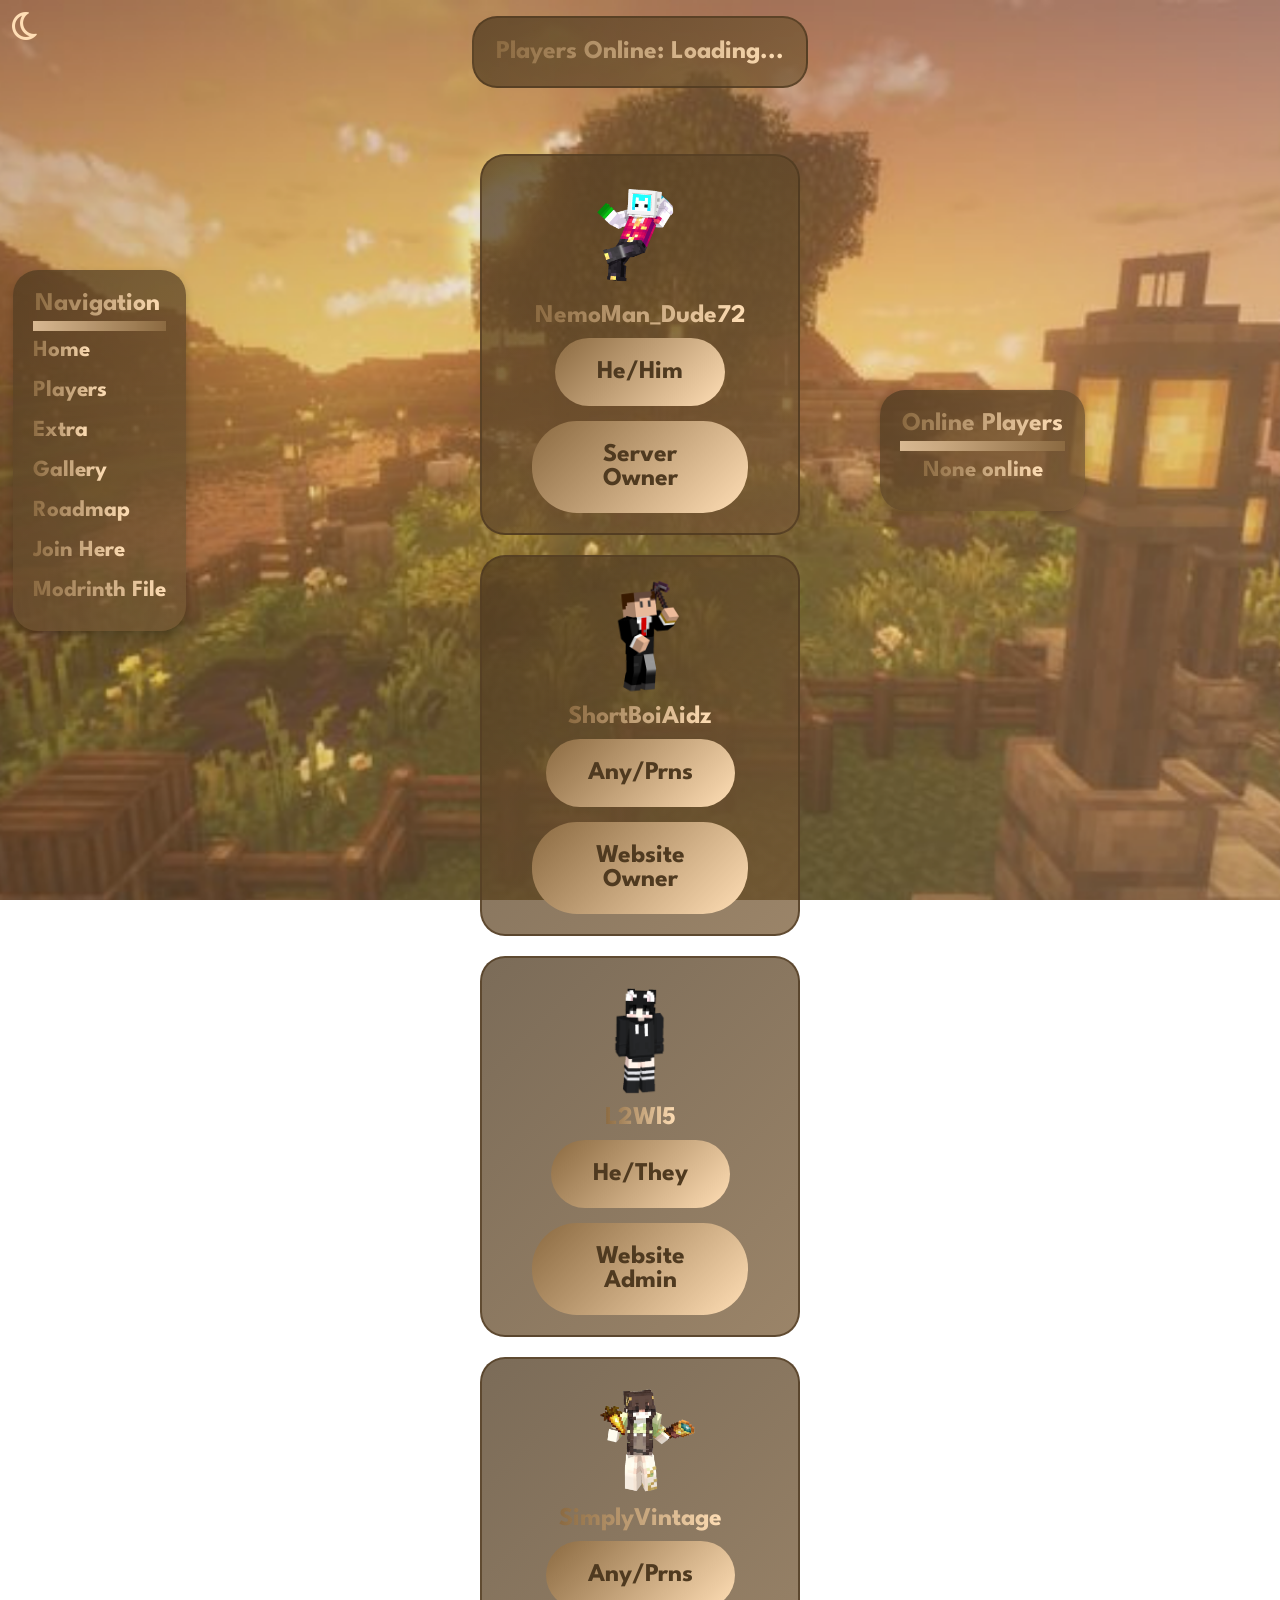
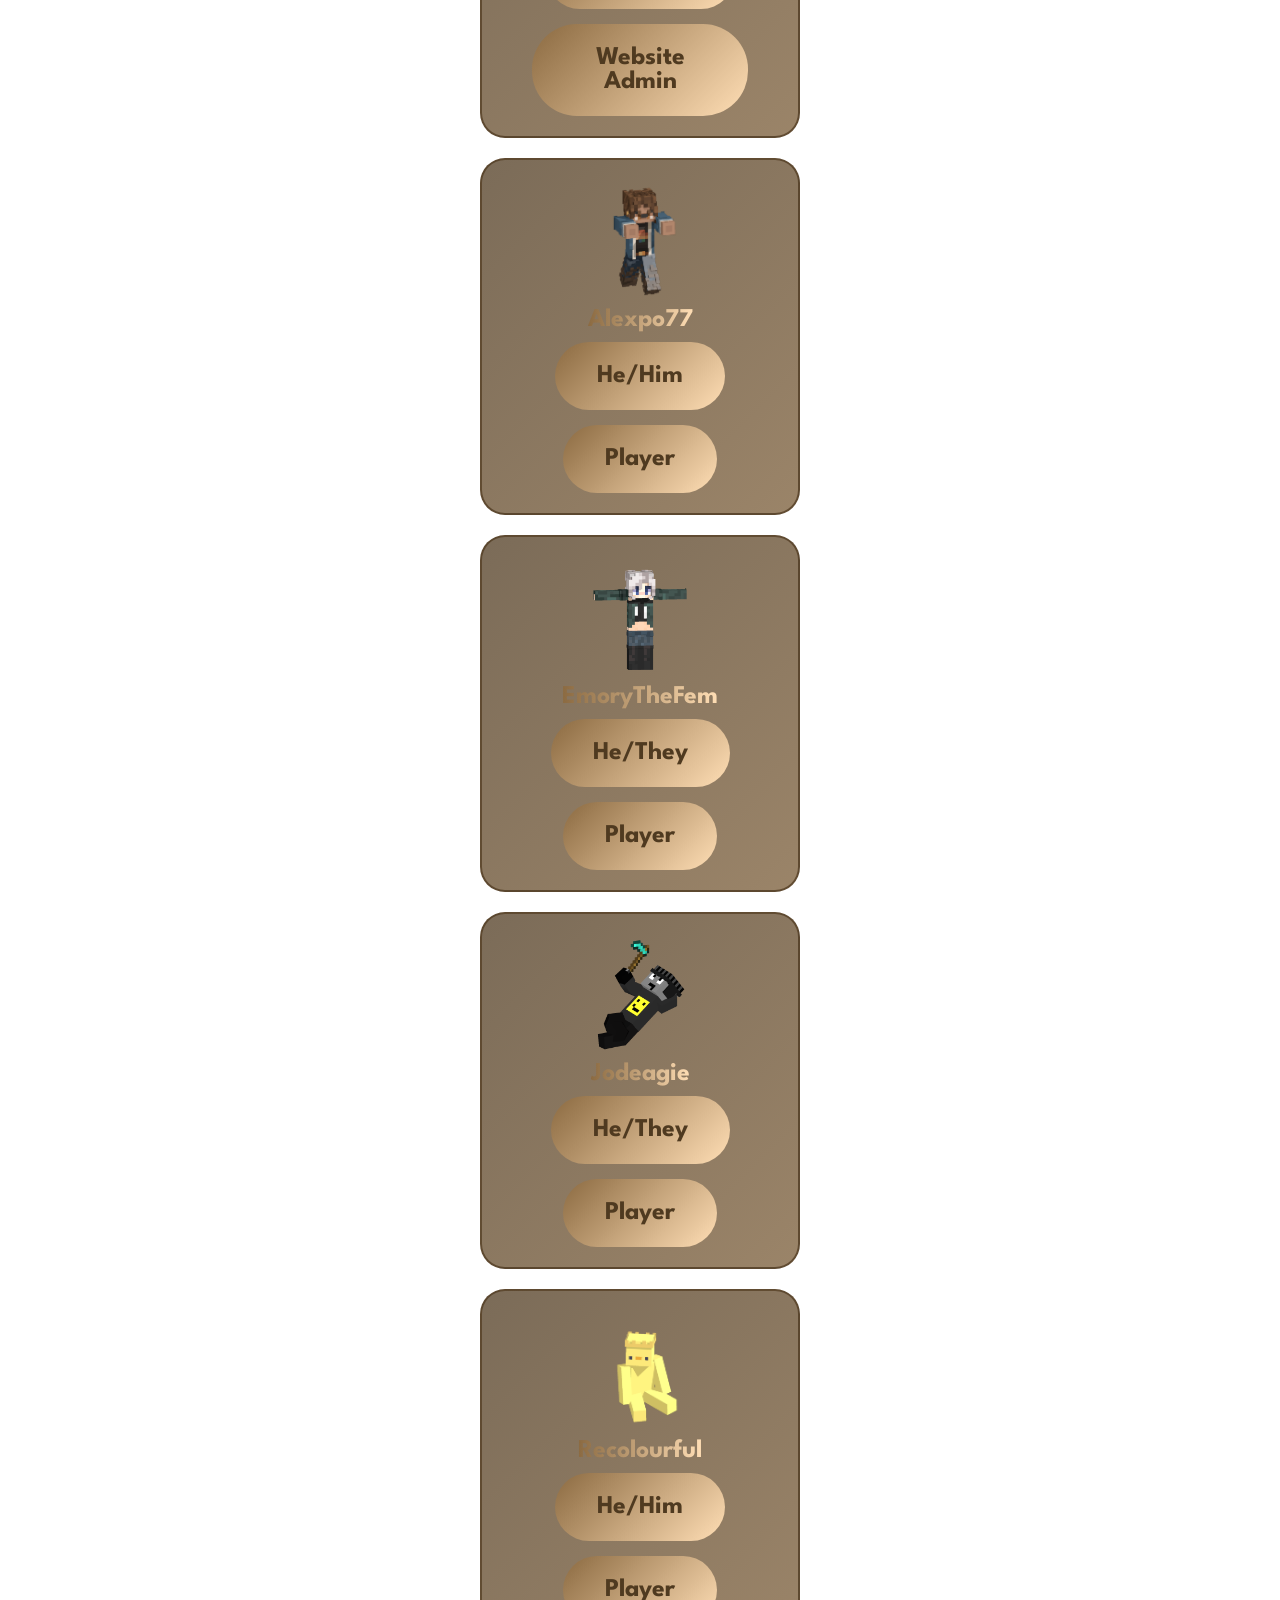
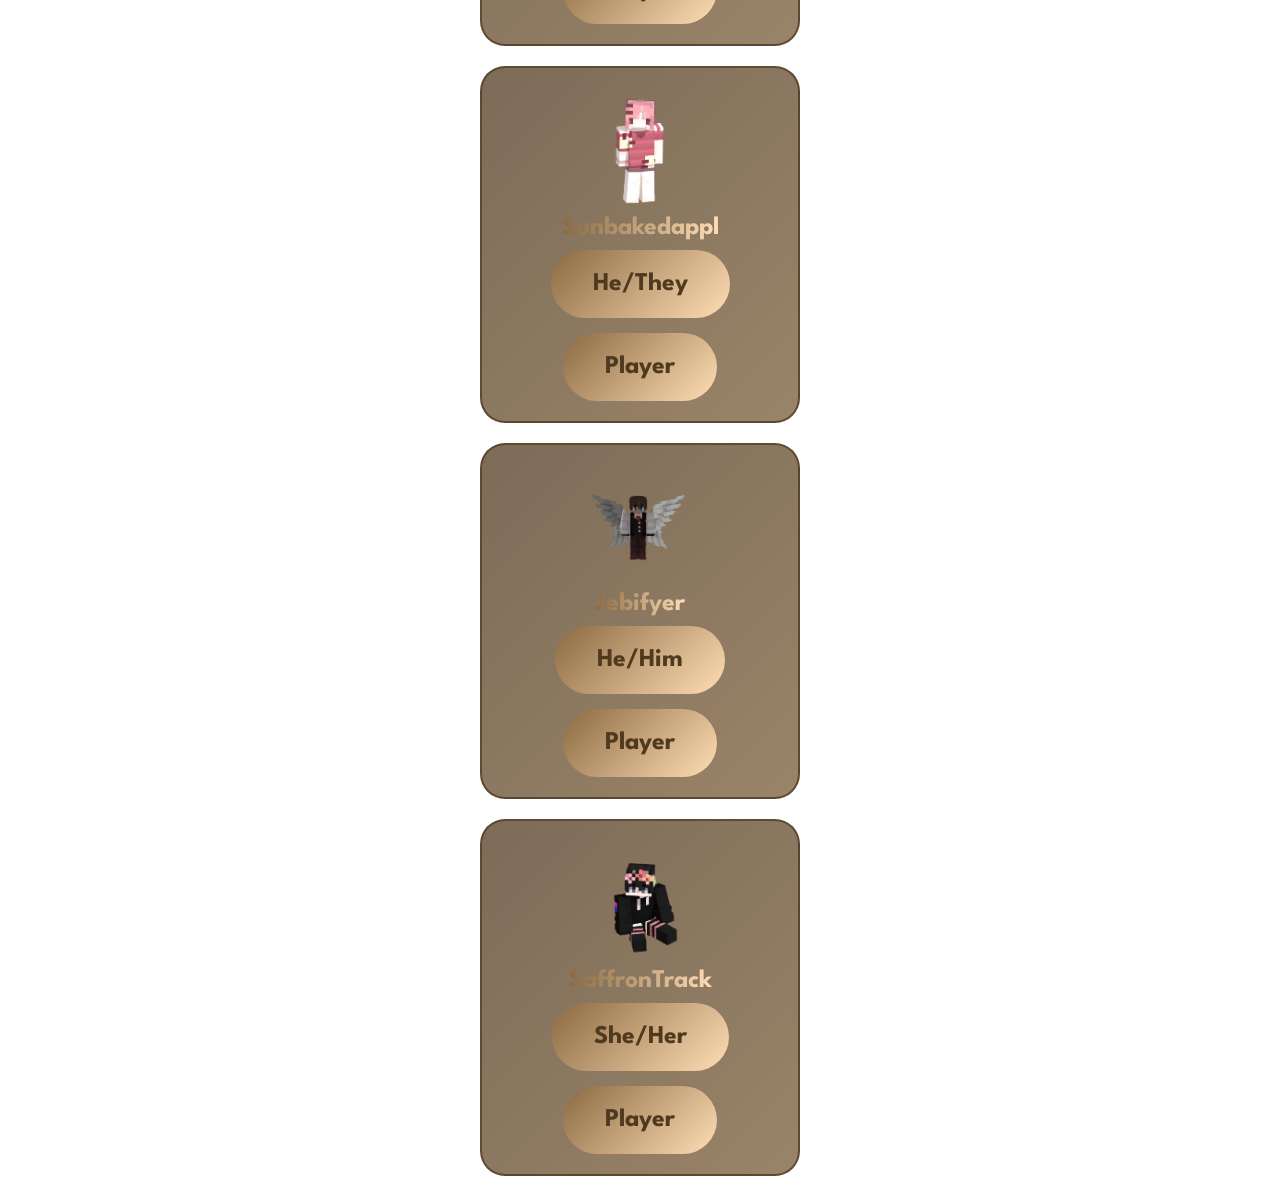
<file: players.html>
<!doctype html>
<html lang="en">
  <head>
    <meta charset="UTF-8" />
    <meta
      name="keywords"
      content="Minecraft, NoodleBox, Players, NBS4, NBS4 Players, NoodleBox Players"
    />
    <meta name="author" content="ShortBoiAidz, Aiden Thorpe" />
    <meta name="description" content="Players of NoodleBox" />
    <meta name="viewport" content="width=device-width, initial-scale=1" />
    <meta
      name="copyright"
      content="Copyright 2026 Aiden Thorpe, SunnySomething. All rights reserved."
    />

    <meta property="og:title" content="NoodleBox SMP | Our Players" />
    <meta
      property="og:description"
      content="Meet the players of NoodleBox SMP"
    />
    <meta property="og:image" content="/images/noodleboxLogo_noBG.png" />
    <meta property="og:url" content="https://noodlebox.cc/players.html" />

    <title>NoodleBox SMP | Our Players</title>

    <!-- Favicon -->
    <link
      rel="icon"
      type="image/x-icon"
      href="/images/noodleboxLogo_noBG.png"
    />

    <link rel="preconnect" href="https://fonts.googleapis.com" />
    <link rel="preconnect" href="https://fonts.gstatic.com" crossorigin />
    <link
      href="https://fonts.googleapis.com/css2?family=League+Spartan:wght@100..900&display=swap"
      rel="stylesheet"
    />

    <!-- Font Awesome -->
    <link
      rel="stylesheet"
      href="https://cdnjs.cloudflare.com/ajax/libs/font-awesome/6.0.0/css/all.min.css"
      integrity="sha512-9usAa10IRO0HhonpyAIVpjrylPvoDwiPUiKdWk5t3PyolY1cOd4DSE0Ga+ri4AuTroPR5aQvXU9xC6qOPnzFeg=="
      crossorigin="anonymous"
      referrerpolicy="no-referrer"
    />
    <link
      rel="stylesheet"
      href="https://cdnjs.cloudflare.com/ajax/libs/font-awesome/4.7.0/css/font-awesome.min.css"
    />

    <!-- Custom Styles -->
    <link rel="stylesheet" href="styles/base.css" />
    <link rel="stylesheet" href="styles/layout.css" />
    <link rel="stylesheet" href="styles/components.css" />
    <link rel="stylesheet" href="styles/animations.css" />
    <link rel="stylesheet" href="styles/responsive.css" />
    <link rel="stylesheet" href="styles/other.css" />
    <link rel="preconnect" href="https://fonts.googleapis.com" />
    <link rel="preconnect" href="https://fonts.gstatic.com" crossorigin />
    <link
      href="https://fonts.googleapis.com/css2?family=League+Spartan:wght@100..900&display=swap"
      rel="stylesheet"
    />

    <!-- Scripts -->
    <script src="https://cdnjs.cloudflare.com/ajax/libs/jquery/3.5.1/jquery.min.js"></script>
    <script src="scripts/loader.js"></script>
    <script src="scripts/themes.js"></script>
    <script src="scripts/ipban.js"></script>
    <script src="scripts/trackPlayers.js"></script>
  </head>

  <body>
    <!-- Loading Screen -->
    <div class="loading-screen">
      <div class="loading">
        <span></span>
        <span></span>
        <span></span>
        <span></span>
      </div>
    </div>

    <nav>
      <ul class="sidebar">
        <i class="fa-regular fa-rectangle-xmark" onclick="closeSidebar()"></i>
        <li>
          <a href="index.html" class="navLink"><h4>Home</h4></a>
        </li>
        <li>
          <a href="players.html" class="navLink"
            ><h4 class="active">Players</h4></a
          >
        </li>
        <li>
          <a href="extra.html" class="navLink"><h4>Extra</h4></a>
        </li>
        <li>
          <a href="gallery.html" class="navLink"><h4>Gallery</h4></a>
        </li>
        <li>
          <a href="roadmap.html" class="navLink"><h4>Roadmap</h4></a>
        </li>
        <li>
          <a href="https://discord.gg/k8M3CMXGmx" class="navLink"
            ><h4>Join Here</h4></a
          >
        </li>
        <li>
          <a onclick="fiveNightsAtNoodlefrights.mrpack" class="navLink" download
            ><h4>Modrinth File</h4></a
          >
        </li>
      </ul>

      <ul class="mainNav">
        <h3 class="navHeader gradient-text">Navigation</h3>
        <div class="navDivider"></div>
        <li>
          <a href="index.html" class="gradient-text navLink availableButton"
            ><h4>Home</h4></a
          >
        </li>
        <li>
          <a
            href="players.html"
            class="gradient-text navLink active availableButton"
            ><h4>Players</h4></a
          >
        </li>
        <li>
          <a href="extra.html" class="gradient-text navLink availableButton"
            ><h4>Extra</h4></a
          >
        </li>
        <li>
          <a href="gallery.html" class="gradient-text navLink availableButton"
            ><h4>Gallery</h4></a
          >
        </li>
        <li>
          <a href="roadmap.html" class="gradient-text navLink availableButton"
            ><h4>Roadmap</h4></a
          >
        </li>
        <li>
          <a
            href="https://discord.gg/k8M3CMXGmx"
            class="gradient-text navLink availableButton"
            ><h4>Join Here</h4></a
          >
        </li>
        <li>
          <a
            href="fiveNightsAtNoodlefrights.mrpack"
            class="gradient-text navLink availableButton"
            download
            ><h4>Modrinth File</h4></a
          >
        </li>
      </ul>
    </nav>
    <i class="fa-solid fa-bars" onclick="openSidebar()"></i>

    <i
      class="fa-regular fa-moon"
      onclick="toggleDarkMode()"
      id="themeToggleMoon"
      title="Toggle Dark Mode"
    ></i>
    <i
      class="fa-regular fa-sun"
      onclick="toggleLightMode()"
      id="themeToggleSun"
      title="Toggle Light Mode"
    ></i>

    <main>
      <div class="content">
        <div class="server-status">
          <h3 class="gradient-text">
            Players Online:
            <span class="nowrap" id="player-count">Loading...</span>
          </h3>
        </div>

        <div class="playerCard hiddenText">
          <h1 class="gradient-text">Meet the Players</h1>
        </div>
        <section class="mainPlayersSection">
          <div class="playerCardParent">
            <div class="playerCard">
              <img
                src="/images/nemoman_dude72.png"
                alt="NemoMan_Dude72"
                class="playerHead"
              />
              <h2 class="gradient-text playerName">NemoMan_Dude72</h2>
              <div class="playerInfoCard">
                <h3>He/Him</h3>
              </div>
              <br />
              <div class="playerInfoCard">
                <h3>Server Owner</h3>
              </div>
            </div>

            <div class="playerCard">
              <img
                src="/images/shortboiaidz.png"
                alt="ShortBoiAidz"
                class="playerHead"
                id="shortboiaidz"
              />
              <h2 class="gradient-text playerName">ShortBoiAidz</h2>
              <div class="playerInfoCard">
                <h3>Any/Prns</h3>
              </div>
              <br />
              <div class="playerInfoCard">
                <h3>Website Owner</h3>
              </div>
            </div>

            <div class="playerCard">
              <img src="/images/L2Wl5.png" alt="L2Wl5" class="playerHead" />
              <h2 class="gradient-text playerName">L2Wl5</h2>
              <div class="playerInfoCard">
                <h3>He/They</h3>
              </div>
              <br />
              <div class="playerInfoCard">
                <h3>Website Admin</h3>
              </div>
            </div>

            <div class="playerCard">
              <img
                src="/images/simplyvintage.png"
                alt="SimplyVintage"
                class="playerHead"
              />
              <h2 class="gradient-text playerName">SimplyVintage</h2>
              <div class="playerInfoCard">
                <h3>Any/Prns</h3>
              </div>
              <br />
              <div class="playerInfoCard">
                <h3>Website Admin</h3>
              </div>
            </div>

            <div class="playerCard">
              <img
                src="/images/Alexpo77.png"
                alt="Alexpo77"
                class="playerHead"
              />
              <h2 class="gradient-text playerName">Alexpo77</h2>
              <div class="playerInfoCard">
                <h3>He/Him</h3>
              </div>
              <br />
              <div class="playerInfoCard">
                <h3>Player</h3>
              </div>
            </div>

            <div class="playerCard">
              <img
                src="/images/emorythefem.png"
                alt="EmoryTheFem"
                class="playerHead"
              />
              <h2 class="gradient-text playerName">EmoryTheFem</h2>
              <div class="playerInfoCard">
                <h3>He/They</h3>
              </div>
              <br />
              <div class="playerInfoCard">
                <h3>Player</h3>
              </div>
            </div>

            <div class="playerCard">
              <img
                src="/images/jodeagie.png"
                alt="Jodeagie"
                class="playerHead"
              />
              <h2 class="gradient-text playerName">Jodeagie</h2>
              <div class="playerInfoCard">
                <h3>He/They</h3>
              </div>
              <br />
              <div class="playerInfoCard">
                <h3>Player</h3>
              </div>
            </div>

            <div class="playerCard">
              <img
                src="/images/Recolourful.png"
                alt="Recolourful"
                class="playerHead"
              />
              <h2 class="gradient-text playerName">Recolourful</h2>
              <div class="playerInfoCard">
                <h3>He/Him</h3>
              </div>
              <br />
              <div class="playerInfoCard">
                <h3>Player</h3>
              </div>
            </div>

            <div class="playerCard">
              <img
                src="/images/sunbakedapple.png"
                alt="Sunbakedappl"
                class="playerHead"
              />
              <h2 class="gradient-text playerName">Sunbakedappl</h2>
              <div class="playerInfoCard">
                <h3>He/They</h3>
              </div>
              <br />
              <div class="playerInfoCard">
                <h3>Player</h3>
              </div>
            </div>

            <div class="playerCard">
              <img
                src="/images/SengokuTheBuddha.png"
                alt="Jebifyer"
                class="playerHead"
              />
              <h2 class="gradient-text playerName">Jebifyer</h2>
              <div class="playerInfoCard">
                <h3>He/Him</h3>
              </div>
              <br />
              <div class="playerInfoCard">
                <h3>Player</h3>
              </div>
            </div>

            <div class="playerCard">
              <img
                src="/images/SaffronTrack.png"
                alt="SaffronTrack"
                class="playerHead"
              />
              <h2 class="gradient-text playerName">SaffronTrack</h2>
              <div class="playerInfoCard">
                <h3>She/Her</h3>
              </div>
              <br />
              <div class="playerInfoCard">
                <h3>Player</h3>
              </div>
            </div>
          </div>
        </section>
      </div>
    </main>

    <nav class="playerListNav">
      <ul class="playerList">
        <h3 class="navHeader gradient-text">Online Players</h3>
        <div class="navDivider"></div>
        <h4 class="gradient-text">
          <span id="playersOnline">None online</span>
        </h4>
      </ul>
    </nav>

    <script>
      const theme = localStorage.getItem("theme");
      if (theme === "dark") {
        toggleDarkMode();
      } else {
        toggleLightMode();
      }
    </script>
  </body>
</html>
</file>
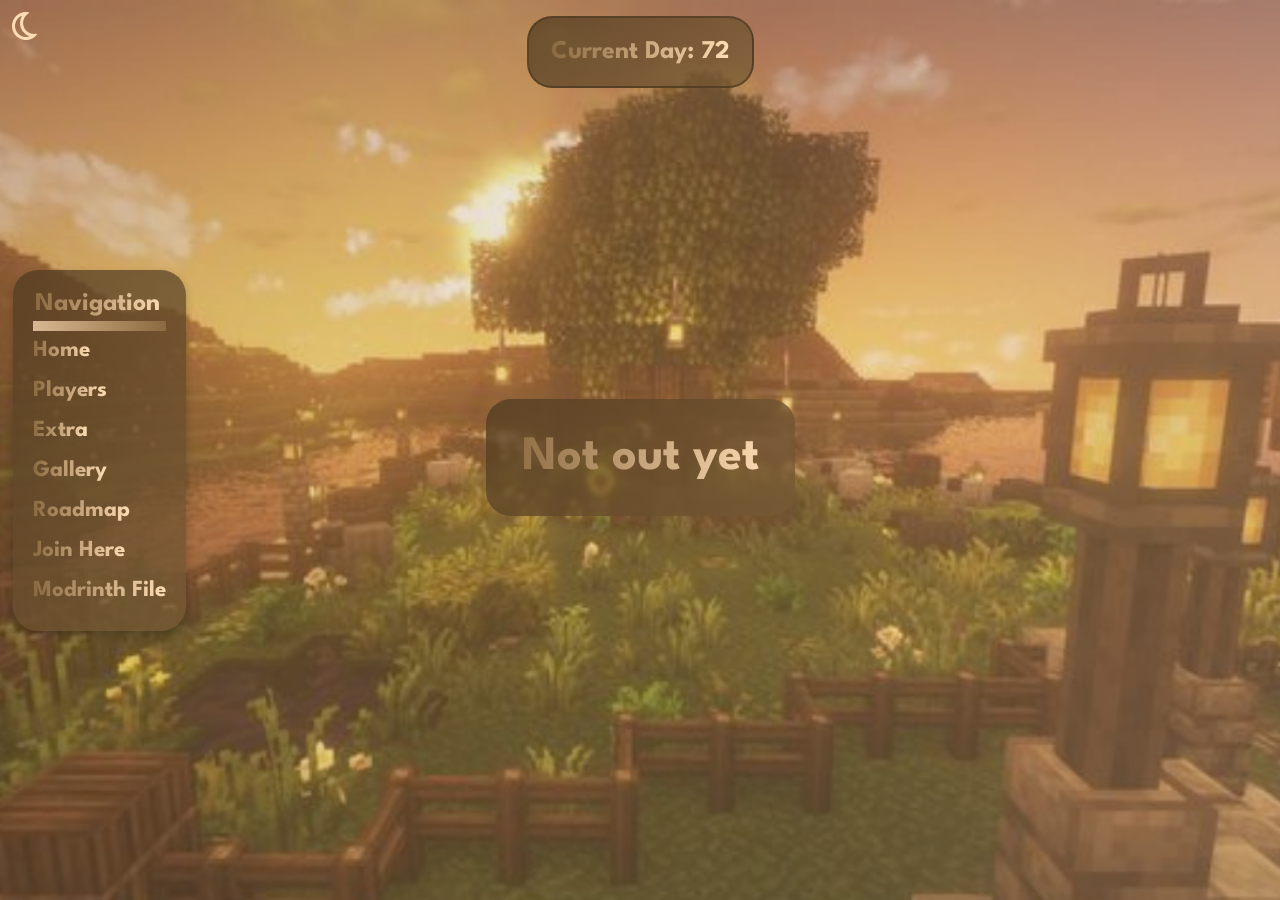
<file: roadmap.html>
<!doctype html>
<html lang="en">
  <head>
    <meta charset="UTF-8" />
    <meta
      name="keywords"
      content="Minecraft, NoodleBox, Roadmap, NBS4, NBS4 Roadmap, NoodleBox Roadmap"
    />
    <meta name="author" content="ShortBoiAidz, Aiden Thorpe" />
    <meta name="description" content="Players of NoodleBox" />
    <meta name="viewport" content="width=device-width, initial-scale=1" />
    <meta
      name="copyright"
      content="Copyright 2026 Aiden Thorpe, SunnySomething. All rights reserved."
    />

    <meta property="og:title" content="NoodleBox SMP | Roadmap" />
    <meta property="og:description" content="Explore the roadmap for NoodleBox SMP" />
    <meta property="og:image" content="/images/noodleboxLogo_noBG.png" />
    <meta property="og:url" content="https://noodlebox.cc/roadmap.html" />

    <title>NoodleBox SMP | Roadmap</title>

    <!-- Favicon -->
    <link
      rel="icon"
      type="image/x-icon"
      href="/images/noodleboxLogo_noBG.png"
    />

    <link rel="preconnect" href="https://fonts.googleapis.com" />
    <link rel="preconnect" href="https://fonts.gstatic.com" crossorigin />
    <link
      href="https://fonts.googleapis.com/css2?family=League+Spartan:wght@100..900&display=swap"
      rel="stylesheet"
    />

    <!-- Font Awesome -->
    <link
      rel="stylesheet"
      href="https://cdnjs.cloudflare.com/ajax/libs/font-awesome/6.0.0/css/all.min.css"
      integrity="sha512-9usAa10IRO0HhonpyAIVpjrylPvoDwiPUiKdWk5t3PyolY1cOd4DSE0Ga+ri4AuTroPR5aQvXU9xC6qOPnzFeg=="
      crossorigin="anonymous"
      referrerpolicy="no-referrer"
    />
    <link
      rel="stylesheet"
      href="https://cdnjs.cloudflare.com/ajax/libs/font-awesome/4.7.0/css/font-awesome.min.css"
    />

    <!-- Custom Styles -->
    <link rel="stylesheet" href="styles/base.css" />
    <link rel="stylesheet" href="styles/layout.css" />
    <link rel="stylesheet" href="styles/components.css" />
    <link rel="stylesheet" href="styles/animations.css" />
    <link rel="stylesheet" href="styles/responsive.css" />
    <link rel="stylesheet" href="styles/other.css" />
    <link rel="preconnect" href="https://fonts.googleapis.com" />
    <link rel="preconnect" href="https://fonts.gstatic.com" crossorigin />
    <link
      href="https://fonts.googleapis.com/css2?family=League+Spartan:wght@100..900&display=swap"
      rel="stylesheet"
    />

    <!-- Scripts -->
    <script src="https://cdnjs.cloudflare.com/ajax/libs/jquery/3.5.1/jquery.min.js"></script>
    <script src="scripts/loader.js"></script>
    <script src="scripts/themes.js"></script>
    <script src="scripts/ipban.js"></script>
    <script src="scripts/trackDay.js"></script>
  </head>

  <body>
    <!-- Loading Screen -->
    <div class="loading-screen">
      <div class="loading">
        <span></span>
        <span></span>
        <span></span>
        <span></span>
      </div>
    </div>

    <nav>
      <ul class="sidebar">
        <i class="fa-regular fa-rectangle-xmark" onclick=closeSidebar()></i>
        <li><a href="index.html" class="navLink"><h4>Home</h4></a></li>
        <li><a href="players.html" class="navLink"><h4>Players</h4></a></li>
        <li><a href="extra.html" class="navLink"><h4>Extra</h4></a></li>
        <li><a href="gallery.html" class="navLink"><h4>Gallery</h4></a></li>
        <li><a href="roadmap.html" class="navLink"><h4 class="active">Roadmap</h4></a></li>
        <li><a href="https://discord.gg/k8M3CMXGmx" class="navLink"><h4>Join Here</h4></a></li>
        <li><a onclick="fiveNightsAtNoodlefrights.mrpack" class="navLink" download><h4>Modrinth File</h4></a></li>
      </ul>

      <ul class="mainNav">
        <h3 class="navHeader gradient-text">Navigation</h3>
        <div class="navDivider"></div>
        <li><a href="index.html" class="gradient-text navLink availableButton"><h4>Home</h4></a></li>
        <li><a href="players.html" class="gradient-text navLink"><h4>Players</h4></a></li>
        <li><a href="extra.html" class="gradient-text navLink availableButton"><h4>Extra</h4></a></li>
        <li><a href="gallery.html" class="gradient-text navLink"><h4>Gallery</h4></a></li>
        <li><a href="roadmap.html" class="gradient-text navLink availableButton active"><h4>Roadmap</h4></a></li>
        <li><a href="https://discord.gg/k8M3CMXGmx" class="gradient-text navLink availableButton"><h4>Join Here</h4></a></li>
        <li><a
              href="fiveNightsAtNoodlefrights.mrpack"
              class="gradient-text navLink availableButton"
              download
              ><h4>Modrinth File</h4></a
            ></li>
      </ul>
    </nav>
    <i class="fa-solid fa-bars" onclick="openSidebar()"></i>

    <i
      class="fa-regular fa-moon"
      onclick="toggleDarkMode()"
      id="themeToggleMoon"
      title="Toggle Dark Mode"
    ></i>
    <i
      class="fa-regular fa-sun"
      onclick="toggleLightMode()"
      id="themeToggleSun"
      title="Toggle Light Mode"
    ></i>

    <main>
      <div class="content">
        <div class="server-statusParent">
          <div class="server-status">
            <h3 class="gradient-text">
              Current Day: <span class="nowrap" id="server-day-count">Offline</span>
            </h3>
          </div>
        </div>
      <!--
        <div class="roadmapParent">
          <img src="images/roadmap.png" alt="Roadmap" class="roadmapImg">
        </div>
      -->
        <div class="h2CardParent" style="width: fit-content;">
          <div class="mainCard">
            <h2 class="gradient-text" style="font-size: 3rem; padding: 1rem;">Not out yet</h2>
          </div>
        </div>
      </div>
    </main>

    <script>
      const theme = localStorage.getItem("theme");
      if (theme === "dark") {
        toggleDarkMode();
      } else {
        toggleLightMode();
      }
    </script>
  </body>
</html>
</file>
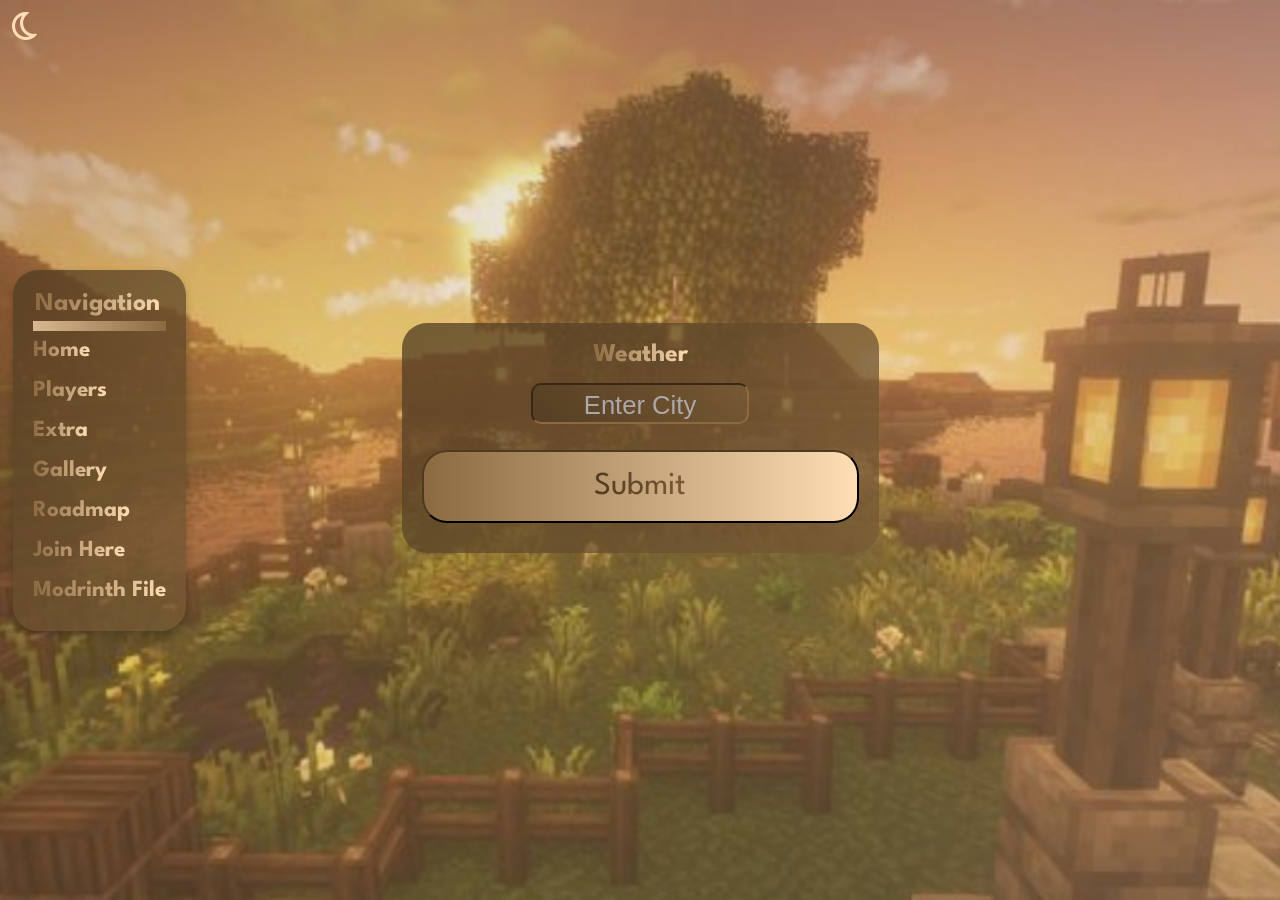
<file: weather.html>
<!doctype html>
<html lang="en">
  <head>
    <meta charset="UTF-8" />
    <meta
      name="keywords"
      content="Minecraft, NoodleBox, Players, NBS4, NBS4 Players, NoodleBox Players"
    />
    <meta name="author" content="ShortBoiAidz, Aiden Thorpe" />
    <meta name="description" content="Players of NoodleBox" />
    <meta name="viewport" content="width=device-width, initial-scale=1" />
    <meta
      name="copyright"
      content="Copyright 2026 Aiden Thorpe, SunnySomething. All rights reserved."
    />

    <meta property="og:title" content="NoodleBox SMP | Weather" />
    <meta property="og:description" content="Check the weather for your location" />
    <meta property="og:image" content="/images/noodleboxLogo_noBG.png" />
    <meta property="og:url" content="https://noodlebox.cc/weather.html" />

    <title>NoodleBox SMP | Weather</title>

    <!-- Favicon -->
    <link
      rel="icon"
      type="image/x-icon"
      href="/images/noodleboxLogo_noBG.png"
    />

    <link rel="preconnect" href="https://fonts.googleapis.com" />
    <link rel="preconnect" href="https://fonts.gstatic.com" crossorigin />
    <link
      href="https://fonts.googleapis.com/css2?family=League+Spartan:wght@100..900&display=swap"
      rel="stylesheet"
    />

    <!-- Font Awesome -->
    <link
      rel="stylesheet"
      href="https://cdnjs.cloudflare.com/ajax/libs/font-awesome/6.0.0/css/all.min.css"
      integrity="sha512-9usAa10IRO0HhonpyAIVpjrylPvoDwiPUiKdWk5t3PyolY1cOd4DSE0Ga+ri4AuTroPR5aQvXU9xC6qOPnzFeg=="
      crossorigin="anonymous"
      referrerpolicy="no-referrer"
    />
    <link
      rel="stylesheet"
      href="https://cdnjs.cloudflare.com/ajax/libs/font-awesome/4.7.0/css/font-awesome.min.css"
    />

    <!-- Custom Styles -->
    <link rel="stylesheet" href="styles/base.css" />
    <link rel="stylesheet" href="styles/layout.css" />
    <link rel="stylesheet" href="styles/components.css" />
    <link rel="stylesheet" href="styles/animations.css" />
    <link rel="stylesheet" href="styles/responsive.css" />
    <link rel="stylesheet" href="styles/other.css" />
    <link rel="preconnect" href="https://fonts.googleapis.com" />
    <link rel="preconnect" href="https://fonts.gstatic.com" crossorigin />
    <link
      href="https://fonts.googleapis.com/css2?family=League+Spartan:wght@100..900&display=swap"
      rel="stylesheet"
    />

    <!-- Scripts -->
    <script src="https://cdnjs.cloudflare.com/ajax/libs/jquery/3.5.1/jquery.min.js"></script>
    <script src="scripts/loader.js"></script>
    <script src="scripts/themes.js"></script>
    <script src="scripts/ipban.js"></script>
    <script src="scripts/weather.js" defer></script>
  </head>

  <body>
    <!-- Loading Screen -->
    <div class="loading-screen">
      <div class="loading">
        <span></span>
        <span></span>
        <span></span>
        <span></span>
      </div>
    </div>

    <nav>
      <ul class="sidebar">
        <i class="fa-regular fa-rectangle-xmark" onclick="closeSidebar()"></i>
        <li><a href="index.html" class="navLink"><h4>Home</h4></a></li>
        <li><a href="players.html" class="navLink"><h4>Players</h4></a></li>
        <li><a href="extra.html" class="navLink"><h4 class="active">Extra</h4></a></li>
        <li><a href="gallery.html" class="navLink"><h4>Gallery</h4></a></li>
        <li><a href="roadmap.html" class="navLink"><h4>Roadmap</h4></a></li>
        <li><a href="https://discord.gg/k8M3CMXGmx" class="navLink"><h4>Join Here</h4></a></li>
        <li><a onclick="fiveNightsAtNoodlefrights.mrpack" class="navLink" download><h4>Modrinth File</h4></a></li>
      </ul>

      <ul class="mainNav">
        <h3 class="navHeader gradient-text">Navigation</h3>
          <div class="navDivider"></div>
          <li><a href="index.html" class="gradient-text navLink availableButton"><h4>Home</h4></a></li>
          <li><a href="players.html" class="gradient-text navLink availableButton"><h4>Players</h4></a></li>
          <li><a href="extra.html" class="gradient-text navLink availableButton active"><h4>Extra</h4></a></li>
          <li><a href="gallery.html" class="gradient-text navLink availableButton"><h4>Gallery</h4></a></li>
          <li><a href="roadmap.html" class="gradient-text navLink availableButton"><h4>Roadmap</h4></a></li>
          <li><a href="https://discord.gg/k8M3CMXGmx" class="gradient-text navLink availableButton"><h4>Join Here</h4></a></li>
          <li><a
              href="fiveNightsAtNoodlefrights.mrpack"
              class="gradient-text navLink availableButton"
              download
              ><h4>Modrinth File</h4></a
            ></li>
      </ul>
    </nav>
    <i class="fa-solid fa-bars" onclick="openSidebar()"></i>

    <i
      class="fa-regular fa-moon"
      onclick="toggleDarkMode()"
      id="themeToggleMoon"
      title="Toggle Dark Mode"
    ></i>
    <i
      class="fa-regular fa-sun"
      onclick="toggleLightMode()"
      id="themeToggleSun"
      title="Toggle Light Mode"
    ></i>

    <main>
      <div class="content">
        <section class="mainPlayersSection">
          <div class="weatherCardParent">
              <form class="weatherForm">
                <h2 class="gradient-text">Weather</h2>
                <input type="text" class="weatherInput" placeholder="Enter City">
                <button type="submit"><p style="font-size: 2rem;" class="gradient-text-h2">Submit</p></button>
              </form>

              <br>

              <div class="weatherCard" style="display: none;"></div>
            </div>
          </div>
        </section>
      </div>
    </main>

    <script>
      const theme = localStorage.getItem("theme");
      if (theme === "dark") {
        toggleDarkMode();
      } else {
        toggleLightMode();
      }
    </script>
  </body>
</html>
</file>
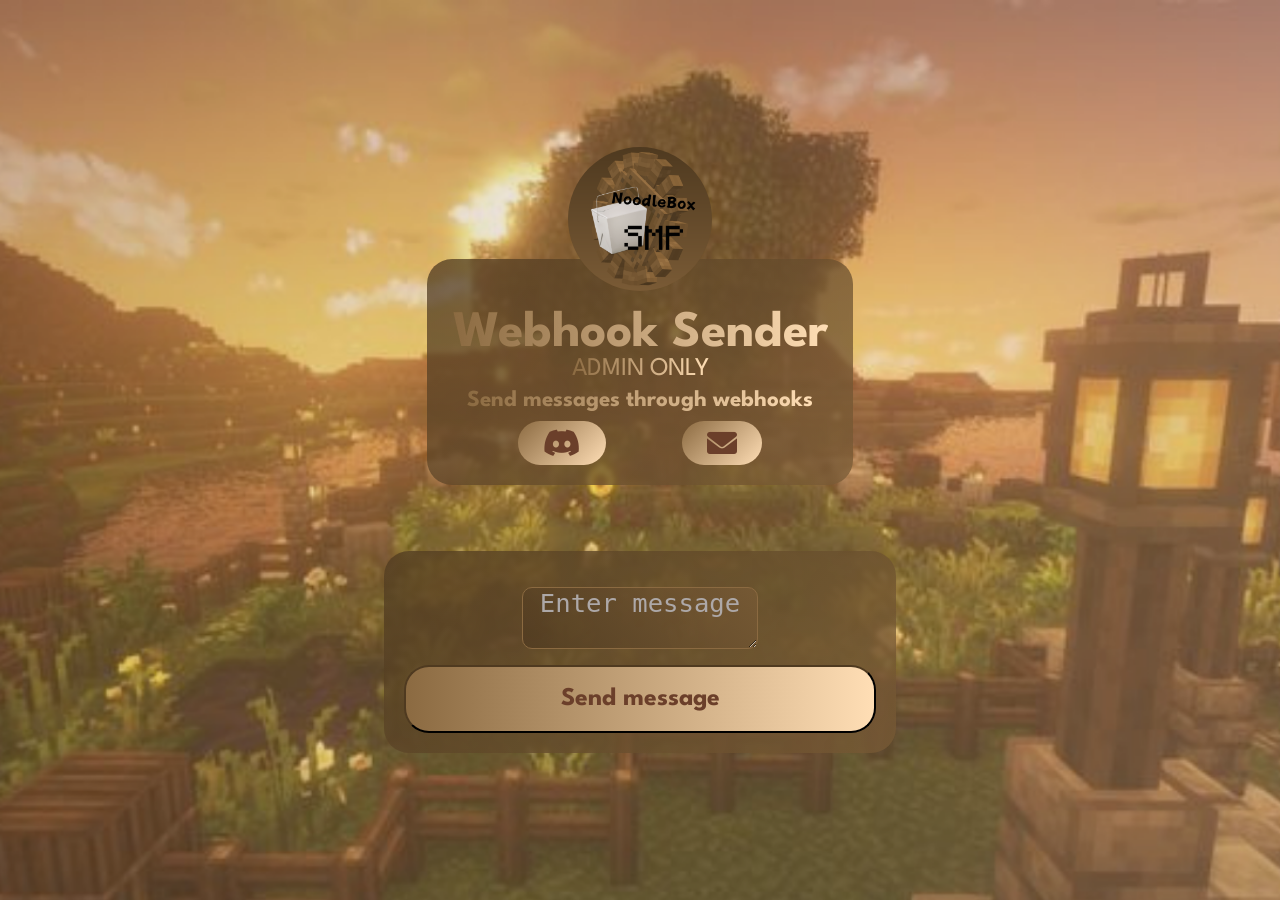
<file: webhook.html>
<!doctype html>
<html lang="en">
  <head>
    <meta charset="UTF-8" />
    <meta
      name="keywords"
      content="Minecraft, Server, Homepage, NoodleBox, Season 3, NBS3"
    />
    <meta name="author" content="ShortBoiAidz, Aiden Thorpe" />
    <meta name="viewport" content="width=device-width, initial-scale=1" />
    <meta
      name="copyright"
      content="Copyright 2026 Aiden Thorpe. All rights reserved."
    />

    <title>NoodleBox SMP | Homepage</title>

    <link rel="icon" type="image/x-icon" href="/images/noodleboxLogo.png" />

    <link rel="preconnect" href="https://fonts.googleapis.com" />
    <link rel="preconnect" href="https://fonts.gstatic.com" crossorigin />
    <link
      href="https://fonts.googleapis.com/css2?family=League+Spartan:wght@100..900&display=swap"
      rel="stylesheet"
    />

    <link
      rel="stylesheet"
      href="https://cdnjs.cloudflare.com/ajax/libs/font-awesome/6.0.0/css/all.min.css"
      integrity="sha512-9usAa10IRO0HhonpyAIVpjrylPvoDwiPUiKdWk5t3PyolY1cOd4DSE0Ga+ri4AuTroPR5aQvXU9xC6qOPnzFeg=="
      crossorigin="anonymous"
      referrerpolicy="no-referrer"
    />
    <link
      rel="stylesheet"
      href="https://cdnjs.cloudflare.com/ajax/libs/font-awesome/4.7.0/css/font-awesome.min.css"
    />

    <link rel="stylesheet" href="styles/base.css" />
    <link rel="stylesheet" href="styles/layout.css" />
    <link rel="stylesheet" href="styles/components.css" />
    <link rel="stylesheet" href="styles/animations.css" />
    <link rel="stylesheet" href="styles/responsive.css" />
    <link rel="stylesheet" href="styles/other.css" />

    <script src="https://cdnjs.cloudflare.com/ajax/libs/jquery/3.5.1/jquery.min.js"></script>
    <script src="scripts/loader.js"></script>
    <script src="scripts/webhook.js"></script>

    <link rel="canonical" href="https://noodlebox.cc" />
  </head>

  <body>
    <!-- Loading Screen -->
    <div class="loading-screen">
      <div class="loading">
        <span></span>
        <span></span>
        <span></span>
        <span></span>
      </div>
    </div>

    <div class="homepageContainer">
      <main>
        <div class="content">
          <img
            src="images/noodleboxLogo.png"
            alt="NoodleBox Logo"
            class="logo"
          />
          <div class="mainCardParent">
            <div class="homeCard">
              <h1 class="gradient-text">Webhook Sender</h1>

              <br />

              <sub class="gradient-text"
                >ADMIN ONLY</sub
              >
              <br>
              <h4 class="gradient-text"
                >Send messages through webhooks</h4
              >

              <br />

              <div class="buttonCardParent">
                <a href="https://discord.gg/WKGu4864M5">
                  <div class="buttonCard">
                    <i
                      class="fa-brands fa-discord"
                      style="cursor: pointer"
                    ></i>
                  </div>
                </a>

                <div class="buttonCard">
                  <i
                    class="fa-solid fa-envelope"
                    onclick="emailClick()"
                    style="cursor: pointer"
                  ></i>
                </div>
              </div>
            </div>
          </div>

          <br />

          <div class="h2CardParent">
            <textarea id="message" placeholder="Enter message"></textarea>
            <button onclick="message()" class="messageButton">
                <h2>Send message</h2>
              </button>
          </div>
        </div>
      </main>
    </div>
  </body>
</html>
</file>
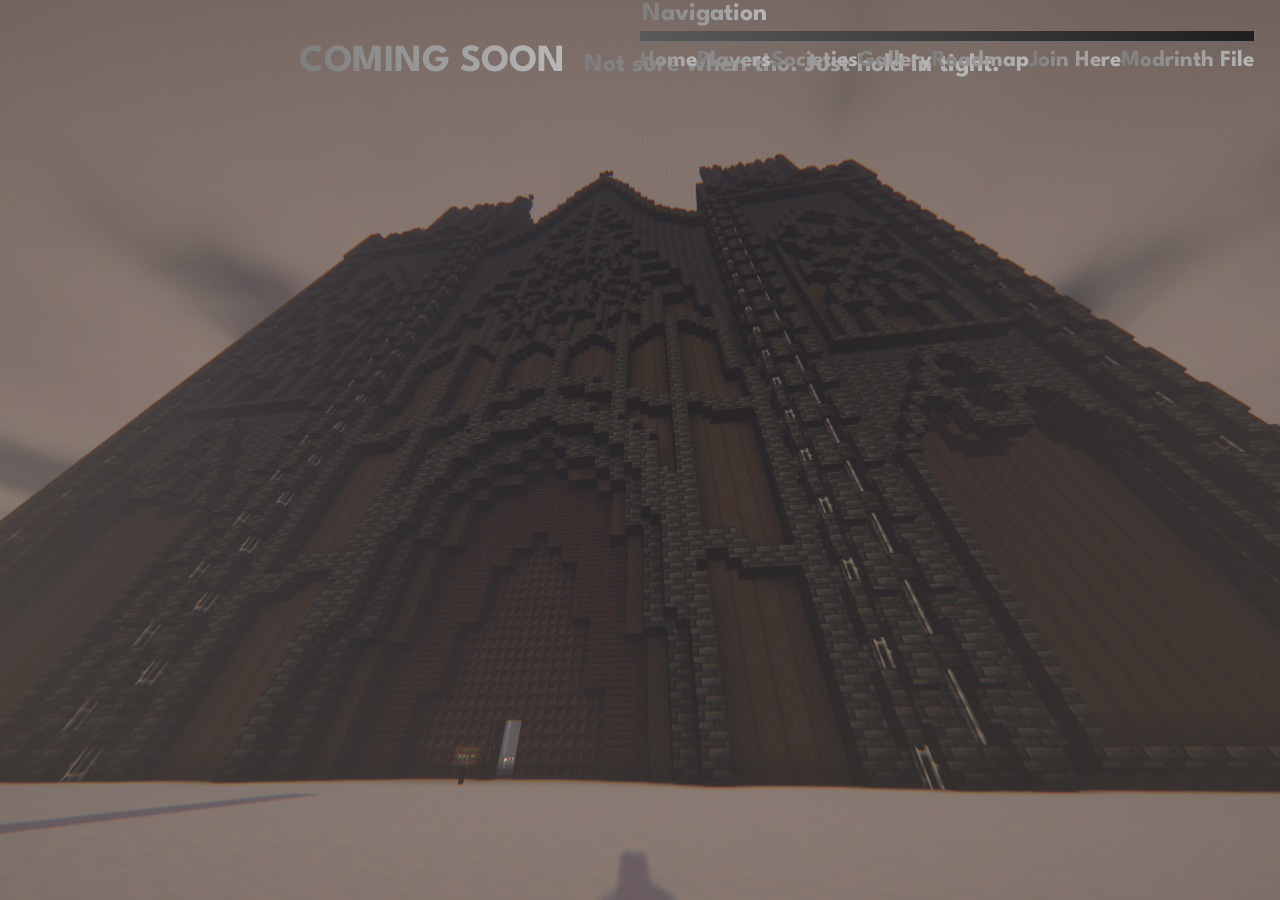
<file: nbs4-1/gallery.html>
<!doctype html>
<html lang="en">
  <head>
    <meta charset="UTF-8" />
    <meta
      name="keywords"
      content="NoodleBox, NoodleBox Server, Minecraft, Minecraft Server, NoodleBox Minecraft Server"
    />
    <meta name="author" content="ShortBoiAidz, Aiden Thorpe" />
    <meta
      name="description"
      content="Images submitted by players to be featured in the gallery."
    />
    <meta name="viewport" content="width=device-width, initial-scale=1" />
    <meta
      name="copyright"
      content="Copyright 2026 Aiden Thorpe. All rights reserved."
    />

    <title>NoodleBox SMP | Gallery</title>

    <!-- Favicon -->
    <link rel="icon" type="image/x-icon" href="images/noodleboxLogo.png" />

    <link rel="preconnect" href="https://fonts.googleapis.com" />
    <link rel="preconnect" href="https://fonts.gstatic.com" crossorigin />
    <link
      href="https://fonts.googleapis.com/css2?family=League+Spartan:wght@100..900&display=swap"
      rel="stylesheet"
    />

    <!-- Font Awesome -->
    <link
      rel="stylesheet"
      href="https://cdnjs.cloudflare.com/ajax/libs/font-awesome/6.0.0/css/all.min.css"
      integrity="sha512-9usAa10IRO0HhonpyAIVpjrylPvoDwiPUiKdWk5t3PyolY1cOd4DSE0Ga+ri4AuTroPR5aQvXU9xC6qOPnzFeg=="
      crossorigin="anonymous"
      referrerpolicy="no-referrer"
    />
    <link
      rel="stylesheet"
      href="https://cdnjs.cloudflare.com/ajax/libs/font-awesome/4.7.0/css/font-awesome.min.css"
    />

    <!-- Custom Styles -->
    <link rel="stylesheet" href="styles/base.css" />
    <link rel="stylesheet" href="styles/layout.css" />
    <link rel="stylesheet" href="styles/components.css" />
    <link rel="stylesheet" href="styles/animations.css" />
    <link rel="stylesheet" href="styles/responsive.css" />
    <link rel="stylesheet" href="styles/other.css" />

    <!-- Scripts -->
    <script src="https://cdnjs.cloudflare.com/ajax/libs/jquery/3.5.1/jquery.min.js"></script>
    <script src="scripts/loader.js"></script>
  </head>

  <body>
    <div class="content">
      <!-- Loading Screen -->
      <div class="loading-screen">
        <div class="loading">
          <span></span>
          <span></span>
          <span></span>
          <span></span>
        </div>
      </div>

      <aside>
        <div class="mainCardParent">
          <div class="navCard">
            <nav class="navMenu">
              <h3 class="navHeader gradient-text">Navigation</h3>
              <div class="navDivider"></div>

              <a href="index.html" class="gradient-text navLink"><h4>Home</h4></a>
              <a href="players.html" class="gradient-text navLink"><h4>Players</h4></a>
              <a href="societies.html" class="gradient-text navLink"><h4>Societies</h4></a>
              <a href="gallery.html" class="gradient-text navLink active"><h4>Gallery</h4></a>
              <a href="roadmap.html" class="gradient-text navLink"><h4>Roadmap</h4></a>
              <a href="https://discord.gg/WKGu4864M5" class="gradient-text navLink"><h4>Join Here</h4></a>
              <a href="NoodleBox 2.0.0.mrpack" class="gradient-text navLink" download><h4>Modrinth File</h4></a>
            </nav>
          </div>
        </div>
      </aside>

      <main>
        <div class="mainCardParent">
          <div class="mainCard">
            <h1 class="gradient-text">COMING SOON</h1>
            <h2 class="gradient-text">Not sure when tho. Just hold in tight.</h2>
          </div>
        </div>
<!--
        <section class="gallerySection">
          <div class="galCardParentParent">

              <figure>
                <div class="galCardParent">
                  <a href="/images/irenastosCity.png" target="_blank" class="img">
                    <img
                      src="/images/irenastosCity.png"
                      alt="Irenastos City in its early days"
                      class="galImg"
                    />
                  </a>
                </div>
                <figcaption>Irenastos City — 30/03/26</figcaption>
              </figure>

              <figure>
                <div class="galCardParent">
                  <a href="/images/nbAurora.png" target="_blank" class="img">
                    <img
                      src="/images/nbAurora.png"
                      alt="Irenastos City in its early days"
                      class="galImg"
                    />
                  </a>
                </div>
                <figcaption>Night Aurora (<a href="https://www.curseforge.com/minecraft/shaders/solas-shader" class="link">Solas Shaders</a>) — 02/04/26</figcaption>
              </figure>

              <figure>
                <div class="galCardParent">
                  <a href="/images/natBase.webp" target="_blank" class="img">
                    <img
                      src="/images/natBase.webp"
                      alt="Corey's Lighthouse"
                      class="galImg"
                    />
                  </a>
                </div>
                <figcaption>Corey's Lighthouse — 05/04/26</figcaption>
              </figure>

              <figure>
                <div class="galCardParent">
                  <a href="/images/iceMaze.png" target="_blank" class="img">
                    <img
                      src="/images/iceMaze.png"
                      alt="Ice Maze"
                      class="galImg"
                    />
                  </a>
                </div>
                <figcaption>Ice Maze — 12/04/26</figcaption>
              </figure>

              <figure>
                <div class="galCardParent">
                  <a href="/images/1pennyLane.png" target="_blank" class="img">
                    <img
                      src="/images/1pennyLane.png"
                      alt="1 Penny Lane"
                      class="galImg"
                    />
                  </a>
                </div>
                <figcaption>1 Penny Lane — 13/04/26</figcaption>
              </figure>

              <figure>
                <div class="galCardParent">
                  <a href="/images/hopsNRest.png" target="_blank" class="img">
                    <img
                      src="/images/hopsNRest.png"
                      alt="Hops 'N' Rest"
                      class="galImg"
                    />
                  </a>
                </div>
                <figcaption>Hops 'N' Rest Inn — 13/04/26</figcaption>
              </figure>

              <figure>
                <div class="galCardParent">
                  <a href="/images/samPillar.png" target="_blank" class="img">
                    <img
                      src="/images/samPillar.png"
                      title="'Sam's insult to Nymara' —Corey"
                      class="galImg"
                    />
                  </a>
                </div>
                <figcaption>Sam's Tower — 09/06/26</figcaption>
              </figure>

              <figure>
                <div class="galCardParent">
                  <a href="/images/mapOfIrenastos.png" target="_blank" class="img">
                    <img
                      src="/images/mapOfIrenastos.png"
                      class="galImg"
                    />
                  </a>
                </div>
                <figcaption>Map of Irenastos — 09/06/26</figcaption>
              </figure>

              <figure>
                <div class="galCardParent">
                  <a href="/images/recolourfulCathedral.png" target="_blank" class="img">
                    <img
                      src="/images/recolourfulCathedral.png"
                      class="galImg"
                    />
                  </a>
                </div>
                <figcaption>Recolourful's Cathedral — 09/06/26</figcaption>
              </figure>

          </div>
        </section>
      -->
      </main>
    </div>
  </body>
</html>
</file>
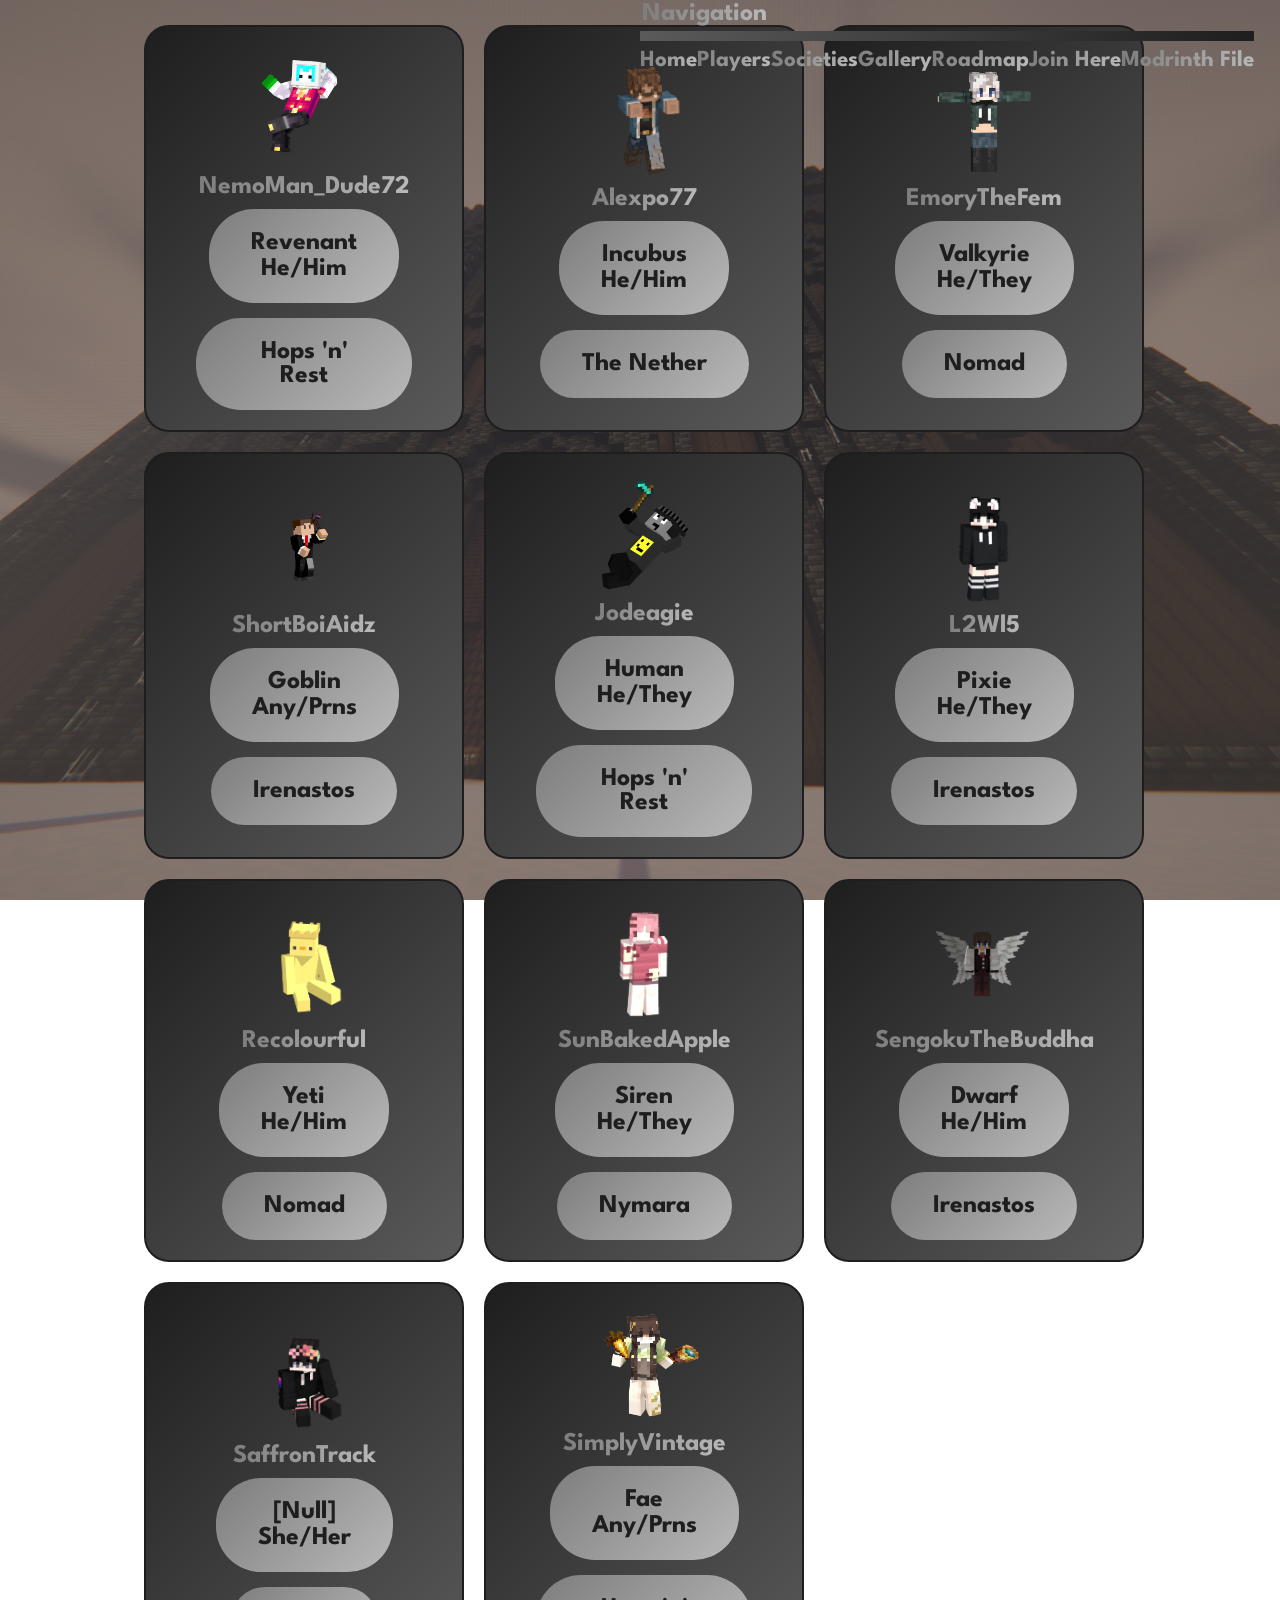
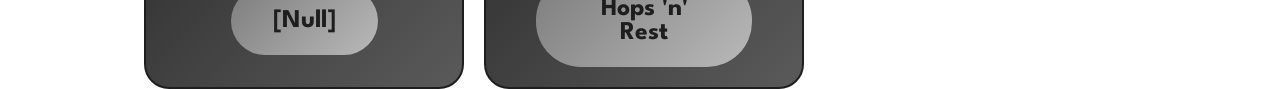
<file: nbs4-1/players.html>
<!doctype html>
<html lang="en">
  <head>
    <meta charset="UTF-8" />
    <meta name="keywords" content="Minecraft, HTML, CSS, JavaScript" />
    <meta name="author" content="ShortBoiAidz, Aiden Thorpe" />
    <meta
      name="description"
      content="Welcome to the release of Noodlebox Season 3!"
    />
    <meta name="viewport" content="width=device-width, initial-scale=1" />
    <meta
      name="copyright"
      content="Copyright 2026 Aiden Thorpe. All rights reserved."
    />

    <title>NoodleBox SMP | Our Players</title>

    <!-- Favicon -->
    <link rel="icon" type="image/x-icon" href="images/noodleboxLogo.png" />

    <link rel="preconnect" href="https://fonts.googleapis.com" />
    <link rel="preconnect" href="https://fonts.gstatic.com" crossorigin />
    <link
      href="https://fonts.googleapis.com/css2?family=League+Spartan:wght@100..900&display=swap"
      rel="stylesheet"
    />

    <!-- Font Awesome -->
    <link
      rel="stylesheet"
      href="https://cdnjs.cloudflare.com/ajax/libs/font-awesome/6.0.0/css/all.min.css"
      integrity="sha512-9usAa10IRO0HhonpyAIVpjrylPvoDwiPUiKdWk5t3PyolY1cOd4DSE0Ga+ri4AuTroPR5aQvXU9xC6qOPnzFeg=="
      crossorigin="anonymous"
      referrerpolicy="no-referrer"
    />
    <link
      rel="stylesheet"
      href="https://cdnjs.cloudflare.com/ajax/libs/font-awesome/4.7.0/css/font-awesome.min.css"
    />

    <!-- Custom Styles -->
    <link rel="stylesheet" href="styles/base.css" />
    <link rel="stylesheet" href="styles/layout.css" />
    <link rel="stylesheet" href="styles/components.css" />
    <link rel="stylesheet" href="styles/animations.css" />
    <link rel="stylesheet" href="styles/responsive.css" />
    <link rel="stylesheet" href="styles/other.css" />
    <link rel="preconnect" href="https://fonts.googleapis.com" />
    <link rel="preconnect" href="https://fonts.gstatic.com" crossorigin />
    <link
      href="https://fonts.googleapis.com/css2?family=League+Spartan:wght@100..900&display=swap"
      rel="stylesheet"
    />

    <!-- Scripts -->
    <script src="https://cdnjs.cloudflare.com/ajax/libs/jquery/3.5.1/jquery.min.js"></script>
    <script src="scripts/loader.js"></script>
  </head>

  <body>
    <div class="content">
      <!-- Loading Screen -->
      <div class="loading-screen">
        <div class="loading">
          <span></span>
          <span></span>
          <span></span>
          <span></span>
        </div>
      </div>

      <aside>
        <div class="mainCardParent">
          <div class="navCard">
            <nav class="navMenu">
              <h3 class="navHeader gradient-text">Navigation</h3>
              <div class="navDivider"></div>

              <a href="index.html" class="gradient-text navLink"><h4>Home</h4></a>
              <a href="players.html" class="gradient-text navLink active"><h4>Players</h4></a>
              <a href="societies.html" class="gradient-text navLink"><h4>Societies</h4></a>
              <a href="gallery.html" class="gradient-text navLink"><h4>Gallery</h4></a>
              <a href="roadmap.html" class="gradient-text navLink"><h4>Roadmap</h4></a>
              <a href="https://discord.gg/WKGu4864M5" class="gradient-text navLink"><h4>Join Here</h4></a>
              <a href="NoodleBox 2.0.0.mrpack" class="gradient-text navLink" download><h4>Modrinth File</h4></a>
            </nav>
          </div>
        </div>
      </aside>

      <main>
        <section class="mainPlayersSection">
          <div class="playerCardParent">
            <div class="playerCard">
              <img
                src="/images/nemoman_dude72.png"
                alt="NemoMan_Dude72"
                class="playerHead"
              />
              <h2 class="gradient-text playerName">NemoMan_Dude72</h2>
              <div class="playerInfoCard">
                <h3>Revenant</h3>
                <h3>He/Him</h3>
              </div>
              <br />
              <div class="playerInfoCard">
                <h3>Hops 'n' Rest</h3>
              </div>
            </div>

            <div class="playerCard">
              <img
                src="/images/Alexpo77.png"
                alt="Alexpo77"
                class="playerHead"
              />
              <h2 class="gradient-text playerName">Alexpo77</h2>
              <div class="playerInfoCard">
                <h3>Incubus</h3>
                <h3>He/Him</h3>
              </div>
              <br />
              <div class="playerInfoCard">
                <h3>The Nether</h3>
              </div>
            </div>

            <div class="playerCard">
              <img
                src="/images/emorythefem.png"
                alt="EmoryTheFem"
                class="playerHead"
              />
              <h2 class="gradient-text playerName">EmoryTheFem</h2>
              <div class="playerInfoCard">
                <h3>Valkyrie</h3>
                <h3>He/They</h3>
              </div>
              <br />
              <div class="playerInfoCard">
                <h3>Nomad</h3>
              </div>
            </div>

            <div class="playerCard">
              <img
                src="/images/shortboiaidz.png"
                alt="ShortBoiAidz"
                class="playerHead"
              />
              <h2 class="gradient-text playerName">ShortBoiAidz</h2>
              <div class="playerInfoCard">
                <h3>Goblin</h3>
                <h3>Any/Prns</h3>
              </div>
              <br />
              <div class="playerInfoCard">
                <h3>Irenastos</h3>
              </div>
            </div>

            <div class="playerCard">
              <img
                src="/images/jodeagie.png"
                alt="Jodeagie"
                class="playerHead"
              />
              <h2 class="gradient-text playerName">Jodeagie</h2>
              <div class="playerInfoCard">
                <h3>Human</h3>
                <h3>He/They</h3>
              </div>
              <br />
              <div class="playerInfoCard">
                <h3>Hops 'n' Rest</h3>
              </div>
            </div>

            <div class="playerCard">
              <img
                src="/images/L2Wl5.png"
                alt="L2Wl5"
                class="playerHead"
              />
              <h2 class="gradient-text playerName">L2Wl5</h2>
              <div class="playerInfoCard">
                <h3>Pixie</h3>
                <h3>He/They</h3>
              </div>
              <br />
              <div class="playerInfoCard">
                <h3>Irenastos</h3>
              </div>
            </div>

            <div class="playerCard">
              <img
                src="/images/Recolourful.png"
                alt="Recolourful"
                class="playerHead"
              />
              <h2 class="gradient-text playerName">Recolourful</h2>
              <div class="playerInfoCard">
                <h3>Yeti</h3>
                <h3>He/Him</h3>
              </div>
              <br />
              <div class="playerInfoCard">
                <h3>Nomad</h3>
              </div>
            </div>

            <div class="playerCard">
              <img
                src="/images/sunbakedapple.png"
                alt="SunBakedApple"
                class="playerHead"
              />
              <h2 class="gradient-text playerName">SunBakedApple</h2>
              <div class="playerInfoCard">
                <h3>Siren</h3>
                <h3>He/They</h3>
              </div>
              <br />
              <div class="playerInfoCard">
                <h3>Nymara</h3>
              </div>
            </div>

            <div class="playerCard">
              <img
                src="/images/SengokuTheBuddha.png"
                alt="SengokuTheBuddha"
                class="playerHead"
              />
              <h2 class="gradient-text playerName">SengokuTheBuddha</h2>
              <div class="playerInfoCard">
                <h3>Dwarf</h3>
                <h3>He/Him</h3>
              </div>
              <br />
              <div class="playerInfoCard">
                <h3>Irenastos</h3>
              </div>
            </div>

            <div class="playerCard">
              <img
                src="/images/SaffronTrack.png"
                alt="SaffronTrack"
                class="playerHead"
              />
              <h2 class="gradient-text playerName">SaffronTrack</h2>
              <div class="playerInfoCard">
                <h3>[Null]</h3>
                <h3>She/Her</h3>
              </div>
              <br />
              <div class="playerInfoCard">
                <h3>[Null]</h3>
              </div>
            </div>

            <div class="playerCard">
              <img
                src="/images/simplyvintage.png"
                alt="SimplyVintage"
                class="playerHead"
              />
              <h2 class="gradient-text playerName">SimplyVintage</h2>
              <div class="playerInfoCard">
                <h3>Fae</h3>
                <h3>Any/Prns</h3>
              </div>
              <br />
              <div class="playerInfoCard">
                <h3>Hops 'n' Rest</h3>
              </div>
            </div>
          </div>
        </section>
      </main>
    </div>
  </body>
</html>
</file>
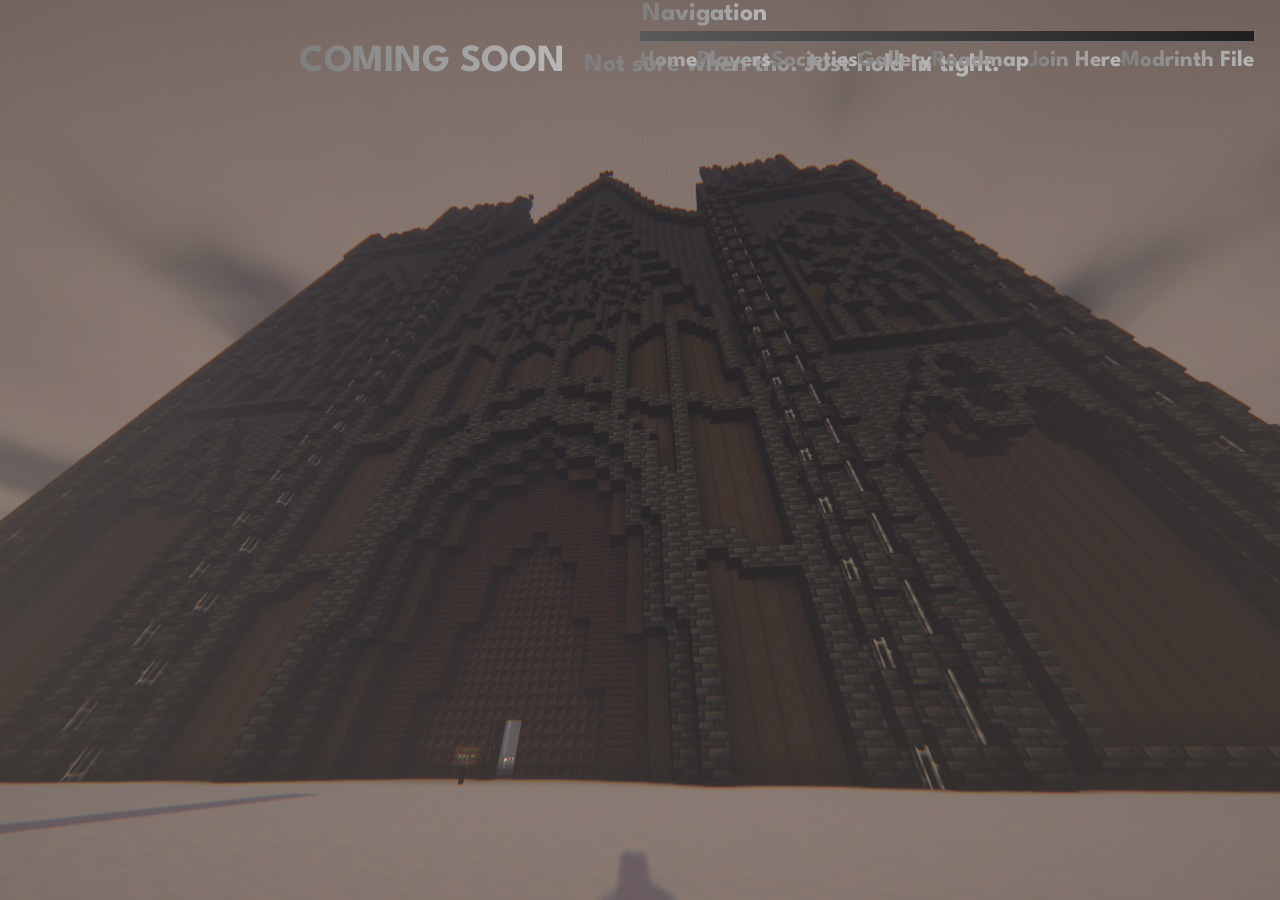
<file: nbs4-1/roadmap.html>
<!doctype html>
<html lang="en">
  <head>
    <meta charset="UTF-8" />
    <meta
      name="keywords"
      content="Minecraft, HTML, CSS, JavaScript, Server, NoodleBox"
    />
    <meta name="author" content="ShortBoiAidz, Aiden Thorpe" />
    <meta
      name="description"
      content="Welcome to the release of Noodlebox Season 3!"
    />
    <meta name="viewport" content="width=device-width, initial-scale=1" />
    <meta
      name="copyright"
      content="Copyright 2026 Aiden Thorpe. All rights reserved."
    />

    <title>NoodleBox SMP | Roadmap</title>

    <!-- Favicon -->
    <link rel="icon" type="image/x-icon" href="images/noodleboxLogo.png" />

    <link rel="preconnect" href="https://fonts.googleapis.com" />
    <link rel="preconnect" href="https://fonts.gstatic.com" crossorigin />
    <link
      href="https://fonts.googleapis.com/css2?family=League+Spartan:wght@100..900&display=swap"
      rel="stylesheet"
    />

    <link
      rel="stylesheet"
      href="https://cdnjs.cloudflare.com/ajax/libs/font-awesome/6.0.0/css/all.min.css"
      integrity="sha512-9usAa10IRO0HhonpyAIVpjrylPvoDwiPUiKdWk5t3PyolY1cOd4DSE0Ga+ri4AuTroPR5aQvXU9xC6qOPnzFeg=="
      crossorigin="anonymous"
      referrerpolicy="no-referrer"
    />
    <link
      rel="stylesheet"
      href="https://cdnjs.cloudflare.com/ajax/libs/font-awesome/4.7.0/css/font-awesome.min.css"
    />

    <link rel="stylesheet" href="styles/base.css" />
    <link rel="stylesheet" href="styles/layout.css" />
    <link rel="stylesheet" href="styles/components.css" />
    <link rel="stylesheet" href="styles/animations.css" />
    <link rel="stylesheet" href="styles/responsive.css" />
    <link rel="stylesheet" href="styles/other.css" />

    <script src="https://cdnjs.cloudflare.com/ajax/libs/jquery/3.5.1/jquery.min.js"></script>
    <script src="scripts/loader.js"></script>
  </head>

  <body>
    <div class="content">
      <!-- Loading Screen -->
      <div class="loading-screen">
        <div class="loading">
          <span></span>
          <span></span>
          <span></span>
          <span></span>
        </div>
      </div>

      <aside>
        <div class="mainCardParent">
          <div class="navCard">
            <nav class="navMenu">
              <h3 class="navHeader gradient-text">Navigation</h3>
              <div class="navDivider"></div>

              <a href="index.html" class="gradient-text navLink"><h4>Home</h4></a>
              <a href="players.html" class="gradient-text navLink"><h4>Players</h4></a>
              <a href="societies.html" class="gradient-text navLink"><h4>Societies</h4></a>
              <a href="gallery.html" class="gradient-text navLink"><h4>Gallery</h4></a>
              <a href="roadmap.html" class="gradient-text navLink active"><h4>Roadmap</h4></a>
              <a href="https://discord.gg/WKGu4864M5" class="gradient-text navLink"><h4>Join Here</h4></a>
              <a href="NoodleBox 2.0.0.mrpack" class="gradient-text navLink" download><h4>Modrinth File</h4></a>
            </nav>
          </div>
        </div>
      </aside>

      <main>
        <div class="mainCardParent">
          <div class="mainCard">
            <h1 class="gradient-text">COMING SOON</h1>
            <h2 class="gradient-text">Not sure when tho. Just hold in tight.</h2>
          </div>
        </div>
        <!--
        <section>
          <div class="mainCardParent">
            <img src="images/roadmap.png" alt="Roadmap" class="roadmap" />
          </div>
        </section>
      -->
      </main>
    </div>
  </body>
</html>
</file>
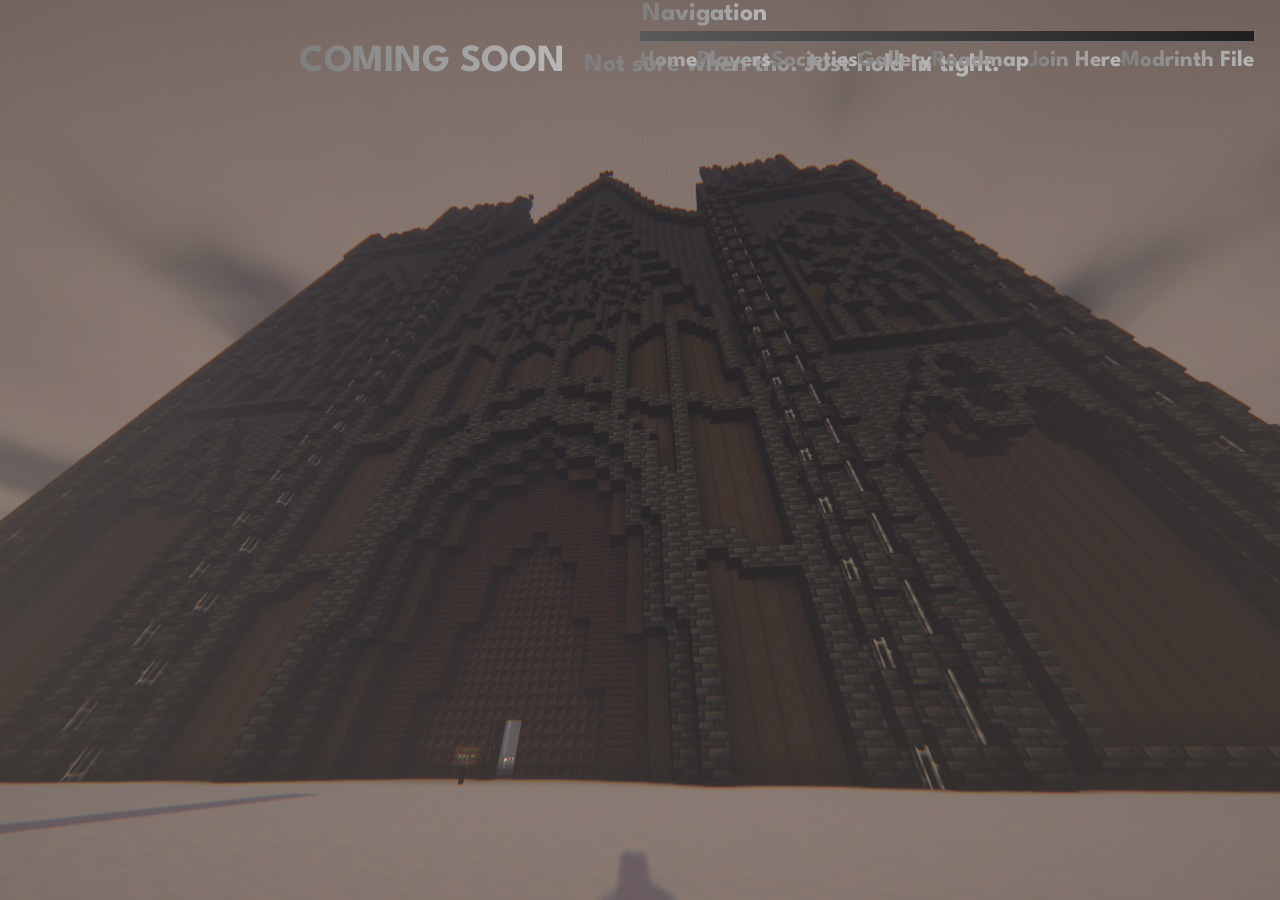
<file: nbs4-1/societies.html>
<!doctype html>
<html lang="en">
  <head>
    <meta charset="UTF-8" />
    <meta name="keywords" content="Minecraft, HTML, CSS, JavaScript" />
    <meta name="author" content="ShortBoiAidz, Aiden Thorpe" />
    <meta
      name="description"
      content="Welcome to the release of Noodlebox Season 3!"
    />
    <meta name="viewport" content="width=device-width, initial-scale=1" />
    <meta
      name="copyright"
      content="Copyright 2026 Aiden Thorpe. All rights reserved."
    />

    <title>NoodleBox SMP | Societies</title>

    <!-- Favicon -->
    <link rel="icon" type="image/x-icon" href="images/noodleboxLogo.png" />

    <link rel="preconnect" href="https://fonts.googleapis.com" />
    <link rel="preconnect" href="https://fonts.gstatic.com" crossorigin />
    <link
      href="https://fonts.googleapis.com/css2?family=League+Spartan:wght@100..900&display=swap"
      rel="stylesheet"
    />

    <!-- Font Awesome -->
    <link
      rel="stylesheet"
      href="https://cdnjs.cloudflare.com/ajax/libs/font-awesome/6.0.0/css/all.min.css"
      integrity="sha512-9usAa10IRO0HhonpyAIVpjrylPvoDwiPUiKdWk5t3PyolY1cOd4DSE0Ga+ri4AuTroPR5aQvXU9xC6qOPnzFeg=="
      crossorigin="anonymous"
      referrerpolicy="no-referrer"
    />
    <link
      rel="stylesheet"
      href="https://cdnjs.cloudflare.com/ajax/libs/font-awesome/4.7.0/css/font-awesome.min.css"
    />

    <!-- Custom Styles -->
    <link rel="stylesheet" href="styles/base.css" />
    <link rel="stylesheet" href="styles/layout.css" />
    <link rel="stylesheet" href="styles/components.css" />
    <link rel="stylesheet" href="styles/animations.css" />
    <link rel="stylesheet" href="styles/responsive.css" />
    <link rel="stylesheet" href="styles/other.css" />

    <!-- Scripts -->
    <script src="https://cdnjs.cloudflare.com/ajax/libs/jquery/3.5.1/jquery.min.js"></script>
    <script src="scripts/loader.js"></script>
  </head>

  <body>
    <div class="content">
      <!-- Loading Screen -->
      <div class="loading-screen">
        <div class="loading">
          <span></span>
          <span></span>
          <span></span>
          <span></span>
        </div>
      </div>

      <aside>
        <div class="mainCardParent">
          <div class="navCard">
            <nav class="navMenu">
              <h3 class="navHeader gradient-text">Navigation</h3>
              <div class="navDivider"></div>

              <a href="index.html" class="gradient-text navLink"><h4>Home</h4></a>
              <a href="players.html" class="gradient-text navLink"><h4>Players</h4></a>
              <a href="societies.html" class="gradient-text navLink active"><h4>Societies</h4></a>
              <a href="gallery.html" class="gradient-text navLink"><h4>Gallery</h4></a>
              <a href="roadmap.html" class="gradient-text navLink"><h4>Roadmap</h4></a>
              <a href="https://discord.gg/WKGu4864M5" class="gradient-text navLink"><h4>Join Here</h4></a>
              <a href="NoodleBox 2.0.0.mrpack" class="gradient-text navLink" download><h4>Modrinth File</h4></a>
            </nav>
          </div>
        </div>
      </aside>


      <main>
        <div class="mainCardParent">
          <div class="mainCard">
            <h1 class="gradient-text">COMING SOON</h1>
            <h2 class="gradient-text">Not sure when tho. Just hold in tight.</h2>
          </div>
        </div>
        <!--
        <section class="societyContent">
          <div class="mainCardParent">
            <div class="societyCard">
              <img
                src="images/irenastosLogo.webp"
                alt="Irenastos flag"
                class="societyLogo"
                onclick="toggleText1()"
              />
              <h1 class="gradient-text">Irenastos</h1>
              <p id="infoText1" class="hidden-text">Largest civilisation on NoodleBox.<br>It does not have an owner or leader.</p>
              <div class="societyInfoCard">
                <h3>Capital: X: 776 | Z: -3976</h3>
                <h3>Politics: Anarchy</h3>
                <h3>Religion: Picassoism</h3>
                <h3>Population: 5</h3>
                <h3>Size: 4,194,304 blocks</h3>
                <h3>Allies: Nymara, Alis Requiem</h3>
              </div>
            </div>

            <div class="societyCard">
              <img
                src="images/nymaraLogo.webp"
                alt="NoodleBox flag"
                class="societyLogo"
                onclick="toggleText2()"
              />
              <h1 class="gradient-text">Nymara</h1>
              <p id="infoText2" class="hidden-text">An on-land research centre, operated by the princess of Cyrus</p>
              <div class="societyInfoCard">
                <h3>Capital: Unknown</h3>
                <h3>Politics: Monarchy</h3>
                <h3>Religion: None</h3>
                <h3>Population: 1</h3>
                <h3>Size: Unknown</h3>
                <h3>Allies: Irenastos</h3>
              </div>
            </div>

            <div class="societyCard">
              <img
                src="images/noodleboxFlag.webp"
                alt="NoodleBox flag"
                class="societyLogo"
                onclick="toggleText3()"
              />
              <h1 class="gradient-text">NoodleBox</h1>
              <p id="infoText3" class="hidden-text">Also known as "The Inn" or "Spawn"</p>
              <div class="societyInfoCard">
                <h3>Capital: X: 0 | Z: 0</h3>
                <h3>Politics: Anarchy</h3>
                <h3>Religion: None</h3>
                <h3>Population: Unknown</h3>
                <h3>Size: Unknown</h3>
                <h3>Allies: Everyone</h3>
              </div>
            </div>

            <div class="societyCard">
              <img
                src="images/alisRequiem.webp"
                alt="Alis Requiem flag"
                class="societyLogo"
                onclick="toggleText4()"
              />
              <h1 class="gradient-text">Alis Requiem</h1>
              <p id="infoText4" class="hidden-text">Not yet constructed. Purely a concept by Emorythefem</p>
              <div class="societyInfoCard">
                <h3>Capital: [Null]</h3>
                <h3>Politics: [Null]</h3>
                <h3>Religion: Paganism</h3>
                <h3>Population: Unknown</h3>
                <h3>Size: [Null]</h3>
                <h3>Allies: Irenastos</h3>
              </div>
            </div>

          </div>
        </section>
      -->
      </main>
    </div>

    <script>
        function toggleText1() {
            const textElement = document.getElementById("infoText1");

            if (textElement.style.display === "block") {
                textElement.style.display = "none";
            } else {
                textElement.style.display = "block";
            }
        }
        function toggleText2() {
            const textElement = document.getElementById("infoText2");

            if (textElement.style.display === "block") {
                textElement.style.display = "none";
            } else {
                textElement.style.display = "block";
            }
        }
        function toggleText3() {
            const textElement = document.getElementById("infoText3");

            if (textElement.style.display === "block") {
                textElement.style.display = "none";
            } else {
                textElement.style.display = "block";
            }
        }
        function toggleText4() {
            const textElement = document.getElementById("infoText4");

            if (textElement.style.display === "block") {
                textElement.style.display = "none";
            } else {
                textElement.style.display = "block";
            }
        }
    </script>

  </body>
</html>
</file>
<file: styles/base.css>
/* Colors */
:root {
  --textColour: #6b3f2a;
  --darkGradPrim: #4f3a20;
  --darkGradSec: #795b36;
  --lightGradPrim: #8b6a41;
  --lightGradSec: #ffdeb5;

  --darkGradPrimTrans: rgb(79, 58, 32, 0.75);
  --darkGradSecTrans: rgb(121, 91, 54, 0.75);
  --lightGradPrimTrans: rgb(139, 106, 65, 0.75);
  --lightGradSecTrans: rgb(255, 222, 181, 0.75);
  --leagueSpartan: "League Spartan", "Comic Sans MS", sans-serif;
}

/* Reset */
* {
  margin: 0;
  padding: 0;
  box-sizing: border-box;
}

/* Base */
html,
body {
  min-height: 100vh;
}

body {
  background-image: url("/images/background.png");
  background-repeat: no-repeat;
  background-position: center center;
  background-size: cover;
  background-attachment: fixed;

  display: flex;
  flex-direction: column;

  overflow-x: hidden;

  font-family: var(--leagueSpartan);
}

/* Base Components */
button {
  display: flex;
  flex-direction: column;

  border-radius: 25px;
  width: 100%;
  height: auto;
  align-items: center;
  justify-content: center;

  margin: 10px;
  padding: clamp(5px, 2vw, 20px);

  cursor: pointer;

  border-style: outset;
  border-color: var(--darkGradPrim);

  background: linear-gradient(90deg, var(--lightGradPrim), var(--lightGradSec));
}

nav {
  position: absolute;
  align-items: center;
  min-height: 100vh;
  display: flex;
  right: 10px;
  left: 1%;
  width: 200px;
  z-index: 1000;
}

/* Typography */
h1 {
  font-size: clamp(30px, 4vw, 80px);
  margin-top: 1em;
  margin-right: 0.5em;
  margin-left: 0.5em;
  text-wrap: balance;
}

h2 {
  font-size: clamp(23px, 2vw, 30px);
}

h3,
sub {
  font-size: clamp(20px, 2vw, 30px);
}

h3 {
  margin: 2px;
  color: var(--darkGradPrim);
}

h4 {
  font-size: clamp(17px, 2vw, 23px);
  line-height: clamp(40px, 2vw, 70px);
  text-wrap: balance;
}

h5 {
  font-size: clamp(12px, 5vw, 20px);
  line-height: clamp(30px, 4vw, 40px);
}

h4,
h5 {
  margin: auto;
}

i {
  margin-left: 5px;
  margin-right: 5px;
  font-size: clamp(30px, 2vw, 45px);
}

p,
h2,
i {
  color: var(--textColour);
  font-family: var(--leagueSpartan);
}

p {
  font-size: clamp(12.5px, 2vw, 15px);
  text-wrap: balance;
}

li {
  list-style-type: none;
}

ul {
  display: flex;
  justify-content: space-evenly;
  flex-direction: row;
  list-style: none;
}

a {
  color: var(--textColour);
  text-decoration: none;
}
</file>
<file: styles/layout.css>
main {
  flex: 1;
  min-height: 100dvh;

  display: flex;
  justify-content: center;
}

textarea::placeholder {
  flex-wrap: wrap;
}

.flexRow {
  display: flex;
  flex-direction: row;
  justify-content: center;
  width: 100vw;
  flex-wrap: balance;
}

.nowrap {
  text-wrap: nowrap;
}

.container {
  width: 80%;
  margin: auto;
}

.center {
  text-align: center;
  justify-content: center;
  justify-items: center;
}

.playerName {
  text-align: center;
  margin-bottom: 10px;
}

.playerListNav {
  position: absolute;
  display: flex;
  left: calc(100% - 25rem);
  z-index: 1000;
  width: 200px;
}
.playerList {
  padding: clamp(10px, 2vw, 20px);
  border-radius: 25px;
  display: flex;
  flex-direction: column;
  z-index: 1000;
  position: absolute;
  width: fit-content;
}

.server-statusParent {
  justify-content: center;
  align-items: center;
  display: inline-flex;
  flex-direction: row;
  position: absolute;
  top: 0;
  width: 100vw;
}

.roadmapParent {
  display: flex;
  justify-content: center;
  align-items: center;
}

.mainNav {
  padding: clamp(10px, 2vw, 20px);
  border-radius: 25px;
  display: flex;
  flex-direction: column;
  z-index: 1000;
  width: fit-content;
  position: fixed;
}

.sidebar {
  padding: 1rem 0;
  display: none;
  z-index: 10000;
  flex-direction: column;
  position: fixed;
  top: 0;
  right: 0;
  height: 100vh;
  width: 250px;
  align-items: flex-start;
  justify-content: space-around;
  text-align: center;
}
.sidebar li,
.sidebar a {
  width: 100%;
}

.content {
  display: flex;
  flex-direction: column;
  align-items: center;
  width: clamp(20vw, 45vw, 45vw);
  justify-content: center;
  margin-bottom: 10px;
}

.mainCardH2 {
  display: flex;
}

.homepageContainer {
  display: flex;
  align-items: center;
  justify-content: center;
}

.mainCardParent {
  width: stretch;
  margin-top: clamp(-20rem, -2rem, -30px);
  margin-bottom: 25px;
  display: flex;
  flex-direction: column;
  text-align: center;
}

.h2CardParent {
  width: clamp(100px, 40vw, 1000px);
  margin-top: clamp(20px, 2vw, 50px);
  width: stretch;
  display: flex;
  flex-wrap: wrap;
  flex-direction: column;
  justify-content: space-evenly;

  &:has(textarea) {
    justify-content: center;
    align-items: center;
  }
}

textarea,
.weatherInput {
  background: linear-gradient(45deg, var(--darkGradPrimTrans), var(--darkGradSecTrans));
  text-align: center;
  font-size: 2em;
  margin: 1rem;
  border-radius: 10px;
  -webkit-border-radius: 10px;
  -moz-border-radius: 10px;
  -ms-border-radius: 10px;
  -o-border-radius: 10px;
  width: 50%;
  border-color: var(--lightGradPrim);
  color: rgb(173, 168, 168);
  text-wrap: balance;
}

.messageButton {
  margin: 0;
}

.h2CardParent,
.playerCard,
.galleryCard,
.server-status,
.weatherForm {
  padding: clamp(10px, 2vw, 20px);
  border-radius: 25px;
  -webkit-border-radius: 25px;
  -moz-border-radius: 25px;
  -ms-border-radius: 25px;
  -o-border-radius: 25px;

  display: flex;
  flex-direction: column;
  text-align: center;
}

.weatherForm {
  display: flex;
  flex-direction: column;
  justify-content: center;
  align-items: center;
}

.gallaryCard {
  padding: 0;
  border-radius: 20px;
  align-content: center;
  height: max-content;
  -webkit-border-radius: 20px;
  -moz-border-radius: 20px;
  -ms-border-radius: 20px;
  -o-border-radius: 20px;
}
.gallaryCard img {
  width: 100%;
  height: 20em;
  object-fit: cover;
  object-position: center;
  display: block;
}

.homeCard {
  border-radius: 25px;
  -webkit-border-radius: 25px;
  -moz-border-radius: 25px;
  -ms-border-radius: 25px;
  -o-border-radius: 25px;
  align-items: center;
  padding-bottom: clamp(10px, 4vw, 20px);
  padding-top: 0;
}

.playerCardParent,
.galleryCardParent,
.weatherCard {
  display: inline-flex;
  flex-wrap: wrap;
  justify-content: center;
  align-items: center;
  width: stretch;
  gap: 20px;
  margin-top: 50px;
}

.weatherCard {
  display: flex;
  flex-direction: column;
  border-radius: 20px;
  width: fit-content;
  padding: 1rem;
  padding-bottom: 3em;
  height: auto;
  -webkit-border-radius: 20px;
  -moz-border-radius: 20px;
  -ms-border-radius: 20px;
  -o-border-radius: 20px;
}
.weatherCard h4 {
  margin: 0;
  padding: 0;
}

.weatherCardParent {
  display: flex;
  align-items: center;
  flex-direction: column;
}

.playerCard {
  border-width: 2px;
  border-style: solid;
  justify-content: center;
  align-items: center;
  height: stretch;
  width: 20em;
}

.server-status {
  border-width: 2px;
  border-style: solid;
  justify-content: center;
  align-items: center;
  margin: 1rem;
}

.galImg {
  border-radius: 20px;
  margin: 0px;
  display: block;
  overflow: hidden;
  object-fit: cover;
  object-position: center;
  -webkit-border-radius: 20px;
  -moz-border-radius: 20px;
  -ms-border-radius: 20px;
  -o-border-radius: 20px;
}

.gallaryCardParent {
  width: 100%;
  display: grid;
  grid-template-columns: repeat(auto-fit, minmax(250px, 1fr));
  align-items: center;
  grid-gap: 20px;
  margin: 10px;
}

.buttonCardParent {
  display: inline-flex;
  margin-top: 10em;
  flex-direction: row;
  flex-wrap: wrap;
  align-items: center;
  justify-content: center;
  gap: 1vw;
}

.buttonCard {
  flex-direction: row;
  border-radius: 50px;
  -webkit-border-radius: 50px;
  -moz-border-radius: 50px;
  -ms-border-radius: 50px;
  -o-border-radius: 50px;

  width: fit-content;

  padding-top: clamp(5px, 2vw, 7px);
  padding-bottom: clamp(5px, 2vw, 7px);
  padding-left: clamp(20px, 2vw, 20px);
  padding-right: clamp(20px, 2vw, 20px);
  align-self: center;

  margin-left: 2rem;
  margin-right: 2rem;
  margin-top: 0;
}

.playerInfoCard {
  margin-left: 30px;
  margin-right: 30px;

  width: stretch;
  text-align: center;

  padding: clamp(10px, 2vw, 20px);
  padding-left: clamp(20px, 4vw, 40px);
  padding-right: clamp(20px, 4vw, 40px);

  border-radius: 45px;
  -webkit-border-radius: 45px;
  -moz-border-radius: 45px;
  -ms-border-radius: 45px;
  -o-border-radius: 45px;
}

.navDivider {
  width: 100%;
  height: 10px;
  margin-top: 3px;
}

.h2Card {
  display: flex;
  flex-direction: row;
}

/* IMAGES */
.logoPlayers {
  transform: translate(140%, -30%);
  -webkit-transform: translate(140%, -30%);
  -moz-transform: translate(140%, -30%);
  -ms-transform: translate(140%, -30%);
  -o-transform: translate(140%, -30%);
}

.logo,
.adminLogo {
  width: 25%;
  height: auto;
  z-index: 999;
  cursor: pointer;
  margin-top: 10px;
}

.logo {
  border-radius: 100%;
  -webkit-border-radius: 100%;
  -moz-border-radius: 100%;
  -ms-border-radius: 100%;
  -o-border-radius: 100%;
}

.playerHead {
  display: flex;
  overflow: hidden;
  width: clamp(80px, 10vw, 150px);
}

.fa-bars {
  display: none;
  top: 0;
  right: 0;
  margin: 10px;
  position: fixed;
  z-index: 10000
}

.fa-moon,
.fa-sun {
  font-size: 2rem;
  color: var(--lightGradPrim);
  margin: 10px;
  z-index: 10000;
  cursor: pointer;
  position: absolute;
  top: 0;
  left: 0;
}
.fa-moon {
  color: var(--lightGradSec);
}

.fa-moon {
  display: block;
}
.fa-sun {
  display: none;
}

#shortboiaidz {
  scale: 1.6;
}

header {
  background: var(--darkGradSec);
  color: var(--textColour);
  padding: 1rem;
  text-align: center;
  font-family: var(--leagueSpartan);
  border-radius: 0px 0px 10px 10px;
  text-wrap: balance;
}

.title {
  text-wrap: balance;
}
</file>
<file: styles/components.css>
/* Text */
.gradient-text {
  background: linear-gradient(90deg, var(--lightGradPrim), var(--lightGradSec));
  display: inline-block;
  -webkit-background-clip: text;
  background-clip: text;
  color: transparent;
}

.capitalise {
  text-transform: capitalize;
}

.underline {
  text-decoration: underline;
}

.navHeader {
  text-wrap: nowrap;
}

.gradient-text-h2 {
  background: linear-gradient(90deg, var(--darkGradPrim), var(--darkGradSec));
  display: inline-block;
  -webkit-background-clip: text;
  background-clip: text;
  color: transparent;
}
.gradient-text-h2:hover {
  background: linear-gradient(90deg, var(--darkGradSec), var(--darkGradPrim));
  -webkit-background-clip: text;
  background-clip: text;
  color: transparent;
}

.active {
  text-decoration: underline;
  font-weight: bold;
}

.hiddenText {
  display: none;
}

.notAvailableButton {
  opacity: 0.5;
  cursor: not-allowed;
}

/* Cards */
.mainCardParent {
  font-size: 0;
}

::placeholder {
  color: rgb(173, 168, 168);
  font-size: clamp(23px, 2vw, 30px);
}

select, ::picker(select){
  appearance: base-select;
}

select {
  padding: 0.2em;
  width: stretch;
  display: flex;
  text-wrap: balance;
  position: relative;
}
select:open::picker-icon {
  rotate: 180deg;
}
select::picker-icon {
  color: #999999;
  transition: 0.4s rotate;
  position: absolute;
  right: 0.5vw;
}

select option {
  background: linear-gradient(45deg, var(--darkGradPrim), var(--darkGradSec));
  font-size: 1em;
  color: rgb(173, 168, 168);
}

.h2CardParent,
.playerCard,
.server-status,
.weatherForm {
  background: linear-gradient(135deg, var(--darkGradPrimTrans), var(--darkGradSecTrans));
}

.gradFlipX {
  background: linear-gradient(225deg, var(--darkGradPrimTrans), var(--darkGradSecTrans));
}

.playerCard,
.server-status {
  border-color: var(--darkGradPrimTrans);
}

.buttonCard {
  background: linear-gradient(
    135deg,
    var(--lightGradPrim),
    var(--lightGradSec)
  );
}

.playerInfoCard {
  background: linear-gradient(135deg, var(--lightGradPrim), var(--lightGradSec));
}

.homeCard,
.weatherCard {
  backdrop-filter: blur(2px);
  background: linear-gradient(135deg, var(--darkGradPrimTrans), var(--darkGradSecTrans));
}

.navDivider {
  background: linear-gradient(-90deg, var(--lightGradPrim), var(--lightGradSecTrans));
}

.h2CardParent {
  backdrop-filter: blur(2px);
}

.sidebar {
  background-color: rgba(255, 255, 255, 0.2);
  backdrop-filter: blur(10px);
}
.sidebar h4 {
  color: var(--darkGradPrim);
  font-size: clamp(30px, 2vw, 50px);
}
.sidebar h4:hover {
  background-color: rgba(255, 255, 255, 0.2);
}

.mainNav,
.playerList {
  background: linear-gradient(135deg, var(--darkGradPrimTrans), var(--darkGradSecTrans));
  box-shadow: 0 4px 8px rgba(0, 0, 0, 0.2);
}

.gallaryCard {
  border: solid 4px var(--darkGradPrim);
}

/* Images */
.fa-bars {
  color: var(--darkGradPrim);
  font-size: clamp(50px, 2vw, 50px);
}

.sidebarIcon {
  color: var(--darkGradPrim);
}

.fa-rectangle-xmark {
  color: var(--darkGradPrim)
}

.headerIcon {
  color: #503b21;
}

.roadmapImg {
  border-radius: 25px;
  clip-path: inset(25px round 25px);
  width: clamp(500px, 4vw, 30rem)
}

.weatherEmoji {
  font-size: 5em;
}
</file>
<file: styles/animations.css>
.loading-screen {
  position: fixed;
  width: 100%;
  height: 100%;

  background: linear-gradient(180deg, var(--darkGradPrim), var(--lightGradPrim));
  display: flex;
  align-items: center;
  justify-content: center;
  z-index: 100000;
}

.loading {
  width: 80px;
  display: flex;
  flex-wrap: wrap;
  animation: rotate 1s linear infinite;
}

.loading span {
  width: 32px;
  height: 32px;
  margin: 4px;
  animation: scale 1.5s linear infinite;
}

.availableButton {
  transition: transform 0.5s ease;
}
.availableButton:hover {
  transform: scale(1.05);
  transition: transform 0.5s ease, box-shadow 0.5s ease;
  -webkit-transform: scale(1.05);
  -moz-transform: scale(1.05);
  -ms-transform: scale(1.05);
  -o-transform: scale(1.05);
}

/* Individual blocks */
.loading span:nth-child(1) {
  background: var(--darkGradSec);
  transform-origin: bottom right;
}
.loading span:nth-child(2) {
  background: var(--darkGradPrim);
  transform-origin: bottom left;
}
.loading span:nth-child(3) {
  background: var(--darkGradSec);
  transform-origin: top right;
}
.loading span:nth-child(4) {
  background: var(--darkGradSec);
  transform-origin: top left;
}

/* Animations */
@keyframes rotate {
  to {
    transform: rotate(360deg);
  }
}

@keyframes scale {
  50% {
    transform: scale(1.2);
  }
}
</file>
<file: styles/responsive.css>
@media (max-width: 1150px) {
  .playerListNav {
    display: none;
  }
}

@media (max-width: 800px) {
  .mainNav {
    display: none;
  }

  .fa-bars {
    display: block;
  }

  .h2Card,
  .mainCardH2 {
    flex-wrap: wrap;
  }
}

@media (max-width: 700px) {
  .logo,
  .adminLogo {
    width: 40%;
    margin-bottom: 10px;
  }
}

@media (max-width: 500px) {
  .logo,
  .adminLogo {
    width: 50%;
    margin-bottom: 10px;
  }
}

@media screen and (max-width: 600px) {
  .container {
    width: 100%;
    padding: 0 10px;
  }

  h3 {
    font-size: 22px;
  }
  select option {
    font-size: 50%
  }
}

@media (max-width: 450px) {
  .sidebar {
    width: 100vw;
    text-align: center;
    justify-content: space-evenly;
  }
  .sidebar li {
    border-bottom: solid 1px;
  }
  .navLink {
    color: black;
  }
  p {
    display: none;
  }
  .playerCardParent {
    display: flex;
    overflow-x: scroll;
    scroll-snap-type: y mandatory;
    width: 250px;
    height: 300px;
  }
  .playerCard {
    scroll-snap-align: center;
    flex-shrink: 0;
    height: 300px;
    width: 250px;
  }
  .playerCard:has(h1) {
    justify-content: center;
    align-items: center;
    height: fit-content;
    padding: clamp(13px, 2vw, 20px);
    width: 250px;
  }
  .playerCard h1 {
    margin: 0;
    font-size: clamp(1em, 2vw, 3em);
  }
  .hiddenText {
    display: flex;
    text-align: center;
    font-size: 3em;
    text-wrap: balance;
    padding: clamp(10px, 2vw, 20px)
  }
  ::picker-icon {
    display: none;
  }
  select {
    text-decoration: underline;
  }
  header {
    display: none;
  }
}
</file>
<file: styles/other.css>
@font-face {
  font-family: "Minecraft";
  src:
    url("fonts/MinecraftRegular-Bmg3.woff") format("woff"),
    url("fonts/MinecraftRegular-Bmg3.woff2") format("woff2");
  font-weight: normal;
  font-style: normal;
}
</file>
<file: nbs4-1/styles/base.css>
/* Colors */
:root {
  --textColour: #5b575d;
  --darkGradPrim: #1e1e1e;
  --darkGradSec: #5b5a5a;
  --lightGradPrim: #7d7d7d;
  --lightGradSec: #b9b9b9;
  --leagueSpartan:
    "League Spartan",
    "Comic Sans MS",
    sans-serif;
}

/* Reset */
* {
  margin: 0;
  padding: 0;
  box-sizing: border-box;
}

/* Base */
html,
body {
  min-height: 100vh;
}

body {
  background-image: url("/images/recolourfulCathedral.png");
  background-repeat: no-repeat;
  background-position: center center;
  background-size: cover;
  background-attachment: fixed;

  display: flex;
  flex-direction: column;

  overflow-x: hidden;

  font-family: var(--leagueSpartan);
}

/* Base Components */
button {
  border-radius: 25px;
  width: 100%;
  height: auto;

  margin: 10px;
  padding: clamp(5px, 2vw, 20px);

  cursor: pointer;

  border-style: outset;
  border-color: var(--darkGradPrim);

  background: linear-gradient(
    90deg,
    var(--lightGradPrim),
    var(--lightGradSec)
  );
}

/* Typography */
h1 {
  font-size: clamp(30px, 3vw, 80px);
  margin-top: 0.5em;
  margin-right: 0.5em;
  margin-left: 0.5em;
}

h2 {
  font-size: clamp(23px, 2vw, 30px);
}

h3,
sub {
  font-size: clamp(20px, 2vw, 30px);
}

h3 {
  margin: 2px;
  color: var(--darkGradPrim);
}

h4 {
  font-size: clamp(17px, 2vw, 23px);
  line-height: clamp(40px, 2vw, 70px);
}

h5 {
  font-size: clamp(12px, 5vw, 20px);
  line-height: clamp(30px, 4vw, 40px);
}

h4,
h5 {
  margin: auto;
}

i {
  margin-left: 5px;
  margin-right: 5px;
  font-size: clamp(30px, 2vw, 45px);
}

p,
h2,
i {
  color: var(--textColour);
  font-family: var(--leagueSpartan);
}

p {
  font-size: clamp(12.5px, 2vw, 15px);
}

li {
  list-style-type: none;
}

ul {
  display: flex;
  justify-content: space-evenly;
  flex-direction: row;
  list-style: none;
}

a {
  color: var(--textColour);
  text-decoration: none;
}

nav {
  position: absolute;
}
</file>
<file: nbs4-1/styles/layout.css>
main {
  flex: 1;

  display: flex;
  justify-content: center;
}

.container {
  width: 80%;
  margin: auto;
}

.center {
  text-align: center;
  justify-content: center;
  justify-items: center;
}

.right {
  float: right;
  transform: translate(5%, -50%);
  -webkit-transform: translate(5%, -50%);
  -moz-transform: translate(5%, -50%);
  -ms-transform: translate(5%, -50%);
  -o-transform: translate(5%, -50%);
}

.playerName {
  text-align: center;
  margin-bottom: 10px;
}

.sidebar {
  padding: 1rem 0;
  background-color: rgba(255, 255, 255, 0.2);
  display: none;
  z-index: 10000;
  flex-direction: column;
  backdrop-filter: blur(10px);
  position: fixed;
  top: 0;
  right: 0;
  height: 100vh;
  width: 250px;
  align-items: flex-start;
  justify-content: flex-start;
}
.sidebar li,
.sidebar a {
  width: 100%;
}

.mainNav {
  padding: clamp(10px, 2vw, 20px);
  background: linear-gradient(135deg, var(--darkGradPrim), var(--darkGradSec));
  border-radius: 25px;
  box-shadow: 0 4px 8px rgba(0, 0, 0, 0.2);
  display: flex;
  flex-direction: column;
  width: fit-content;
  left: 0;
}

.content {
  display: flex;
  flex-direction: column;
  align-items: center;
}
</file>
<file: nbs4-1/styles/components.css>
/* Text */
.gradient-text {
  background: linear-gradient(90deg, var(--lightGradPrim), var(--lightGradSec));

  -webkit-background-clip: text;
  background-clip: text;

  color: transparent;

  display: inline-block;
}

.active {
  text-decoration: underline;
  font-weight: bold;
}

.logo {
  position: absolute;
}

/* Cards */
.mainCardParent {
  font-size: 0;
  anchor-name: --mainCardParent;
  margin-bottom: 25px;
}

.homeCard,
.h2CardParent {
  width: clamp(100px, 40vw, 1000px);
}

.h2CardParent,
.playerCard {
  padding: clamp(10px, 2vw, 20px);
  background: linear-gradient(135deg, var(--darkGradPrim), var(--darkGradSec));
}
.h2CardParent,
.homeCard,
.playerCard {
  border-radius: 25px;
  -webkit-border-radius: 25px;
  -moz-border-radius: 25px;
  -ms-border-radius: 25px;
  -o-border-radius: 25px;
}

.playerCardParent {
  display: flex;
  flex-wrap: wrap;
  margin-left: clamp(9rem, 2vw, 500px);
  width: stretch;
  gap: 20px;
}

.playerCard {
  width: clamp(15em, 20em, 30em);
  border-width: 2px;
  border-style: solid;
  border-color: var(--darkGradPrim);
  justify-content: center;
  align-items: center;
  height: stretch;
}

.buttonCardParent {
  display: flex;
  margin-top: 10em;
  flex-direction: row;
}

.buttonCard {
  flex-direction: row;
  background: linear-gradient(
    135deg,
    var(--lightGradPrim),
    var(--lightGradSec)
  );
  border-radius: 50px;
  -webkit-border-radius: 50px;
  -moz-border-radius: 50px;
  -ms-border-radius: 50px;
  -o-border-radius: 50px;
  width: fit-content;
  padding-top: clamp(5px, 2vw, 7px);
  padding-bottom: clamp(5px, 2vw, 7px);
  padding-left: clamp(20px, 2vw, 20px);
  padding-right: clamp(20px, 2vw, 20px);
  align-self: center;
  margin-left: 2rem;
  margin-right: 2rem;
  margin-top: 0;
}

.playerInfoCard {
  margin-left: 30px;
  margin-right: 30px;
  text-align: center;
  width: stretch;
  padding: clamp(10px, 2vw, 20px);
  padding-left: clamp(20px, 4vw, 40px);
  padding-right: clamp(20px, 4vw, 40px);
  background: linear-gradient(135deg, var(--lightGradPrim), var(--lightGradSec));
  border-radius: 45px;
  -webkit-border-radius: 45px;
  -moz-border-radius: 45px;
  -ms-border-radius: 45px;
  -o-border-radius: 45px;
}

.homeCard,
.mainCardParent,
.playerCard {
  display: flex;
  flex-direction: column;
}

.homeCard {
  align-items: center;
  padding: clamp(10px, 4vw, 20px);
  padding-top: 0;
  background: linear-gradient(135deg, var(--darkGradPrim), var(--darkGradSec));
}

.navDivider {
  background: linear-gradient(-90deg, var(--darkGradPrim), var(--darkGradSec));
  width: 100%;
  height: 10px;
  margin-top: 3px;
}

.h2Card {
  display: flex;
  flex-direction: row;
  gap: 10px;
}
.h2CardParent {
  position-anchor: --mainCardParent;
  margin-top: clamp(20px, 2vw, 50px);
  width: anchor-size(width);
}

.galCard {
  display: flex;
  padding-left: clamp(20px, 4vw, 40px);
  padding-right: clamp(20px, 4vw, 40px);
}

section.gallerySection {
  transform: translate(5%, -20%);
  -webkit-transform: translate(5%, -20%);
  -moz-transform: translate(5%, -20%);
  -ms-transform: translate(5%, -20%);
  -o-transform: translate(5%, -20%);
}

/* Images */
.logoPlayers {
  transform: translate(140%, -30%);
  -webkit-transform: translate(140%, -30%);
  -moz-transform: translate(140%, -30%);
  -ms-transform: translate(140%, -30%);
  -o-transform: translate(140%, -30%);
}
.logo,
.logoPlayers {
  max-width: clamp(150px, 2vw, 200px);
  z-index: 10000;
}
.logo {
  cursor: pointer;
  filter: grayscale();
  transform: translateY(-20%);
  -webkit-transform: translateY(-20%);
  -moz-transform: translateY(-20%);
  -ms-transform: translateY(-20%);
  -o-transform: translateY(-20%);
  -webkit-filter: grayscale();
}

#originsLogo {
  max-width: clamp(100px, 2vw, 150px);
  z-index: 10000;
  transform: translate(70%, 45%);
  -webkit-transform: translate(70%, 45%);
  -moz-transform: translate(70%, 45%);
  -ms-transform: translate(70%, 45%);
  -o-transform: translate(70%, 45%);
}

.playerHead {
  display: flex;
  border-radius: 50%;
  overflow: hidden;
  width: clamp(80px, 10vw, 150px);
}

.societyLogo {
  display: flex;
  width: clamp(30%, 5vw, 40%);
  z-index: 10000;
  position: absolute;
  transform: translate(-100%, 20%);
  -webkit-transform: translate(-100%, 20%);
  -moz-transform: translate(-100%, 20%);
  -ms-transform: translate(-100%, 20%);
  -o-transform: translate(-100%, 20%);
  cursor: pointer;
}

.galImg {
  border-radius: 45px;
  width: clamp(700px, 4vw, 2500px);
  margin: 0px;

  object-fit: cover;
  object-position: center;
}

img.roadmap {
  scale: 1.2;
  margin: 0;
  padding: 0;
  border-radius: 45px;
  clip-path: inset(0px 0px 0px 3px);
  transform: translate(0%, -5%);
  -webkit-transform: translate(0%, -5%);
  -moz-transform: translate(0%, -5%);
  -ms-transform: translate(0%, -5%);
  -o-transform: translate(0%, -5%);
  -webkit-border-radius: 45px;
  -moz-border-radius: 45px;
  -ms-border-radius: 45px;
  -o-border-radius: 45px;
}
</file>
<file: nbs4-1/styles/animations.css>
.loading-screen {
  position: fixed;
  width: 100%;
  height: 100%;

  background: linear-gradient(180deg, var(--darkGradPrim), var(--lightGradPrim));
  display: flex;
  align-items: center;
  justify-content: center;
  z-index: 100000;
}

.loading {
  width: 80px;
  display: flex;
  flex-wrap: wrap;
  animation: rotate 1s linear infinite;
}

.loading span {
  width: 32px;
  height: 32px;
  margin: 4px;
  animation: scale 1.5s linear infinite;
}

/* Individual blocks */
.loading span:nth-child(1) {
  background: var(--darkGradSec);
  transform-origin: bottom right;
}
.loading span:nth-child(2) {
  background: var(--darkGradPrim);
  transform-origin: bottom left;
}
.loading span:nth-child(3) {
  background: var(--darkGradSec);
  transform-origin: top right;
}
.loading span:nth-child(4) {
  background: var(--darkGradSec);
  transform-origin: top left;
}

/* Animations */
@keyframes rotate {
  to {
    transform: rotate(360deg);
  }
}

@keyframes scale {
  50% {
    transform: scale(1.2);
  }
}
</file>
<file: nbs4-1/styles/responsive.css>
@media screen and (max-width: 600px) {
  .container {
    width: 100%;
    padding: 0 10px;
  }

  h1 {
    font-size: 42px;
  }

  h3 {
    font-size: 22px;
  }
}

@media (max-width: 800px) {
  .hideOnMobile {
    display: none;
  }

  .fa-bars {
    display: block;
  }
}
</file>
<file: nbs4-1/styles/other.css>
@font-face {
  font-family: "Minecraft";
  src:
    url("fonts/MinecraftRegular-Bmg3.woff") format("woff"),
    url("fonts/MinecraftRegular-Bmg3.woff2") format("woff2");
  font-weight: normal;
  font-style: normal;
}
</file>
<file: styles/admin.css>
#loginForm {
  display: flex;
  justify-content: center;
  align-items: center;
}

main#adminOnly {
  display: none;
}

h3.admin {
  margin: 1em;
}

.adminCard {
  width: fit-content;
  display: flex;
  flex-direction: column;
  justify-content: center;
  margin: auto;
}

input, select {
  background: linear-gradient(45deg, var(--darkGradPrimTrans), var(--darkGradSecTrans));
  text-align: center;
  font-size: 2rem;
  margin: clamp(10px, 1em, 20px);
  border-radius: 10px;
  -webkit-border-radius: 10px;
  -moz-border-radius: 10px;
  -ms-border-radius: 10px;
  -o-border-radius: 10px;
  width: 50%;
  border-color: var(--lightGradPrim);
  color: rgb(173, 168, 168);
  font-family: var(--leagueSpartan);
}

.adminContent {
  display: flex;
  justify-content: center;
  align-items: center;
  min-height: 100vh;
}

.loginButton {
  margin: auto;
  width: fit-content;
}

.formBox {
  display: flex;
  flex-direction: column;
  justify-content: center;
  align-items: center;
}

.h2CardParent:has(textarea) {
  width: clamp(600px, 3vw, 800px);
  margin: 2em;
  justify-content: space-between;
}

#incorrectID {
  color: rgb(172, 2, 2);
  display: none;
}

.webhookTitle {
  font-size: clamp(20px, 2vw, 45px);
}

textarea {
  min-width: clamp(12.5px, 2vw, 15px);
  font-size: clamp(12px, 2vw, 20px);
  display: flex;
  align-items: center;
  justify-content: center;
  text-align: center;
  font-family: var(--leagueSpartan);
  padding: 0.2em;
  resize: none;
}
textarea#message,
textarea#messageContent {
  field-sizing: content;
  min-height: 3lh;
  max-height: 10lh;
}

.webhookList {
  font-size: clamp(10px, 1vw, 20px);
  color: rgb(173, 168, 168);
  text-decoration: underline;
}
</file>
